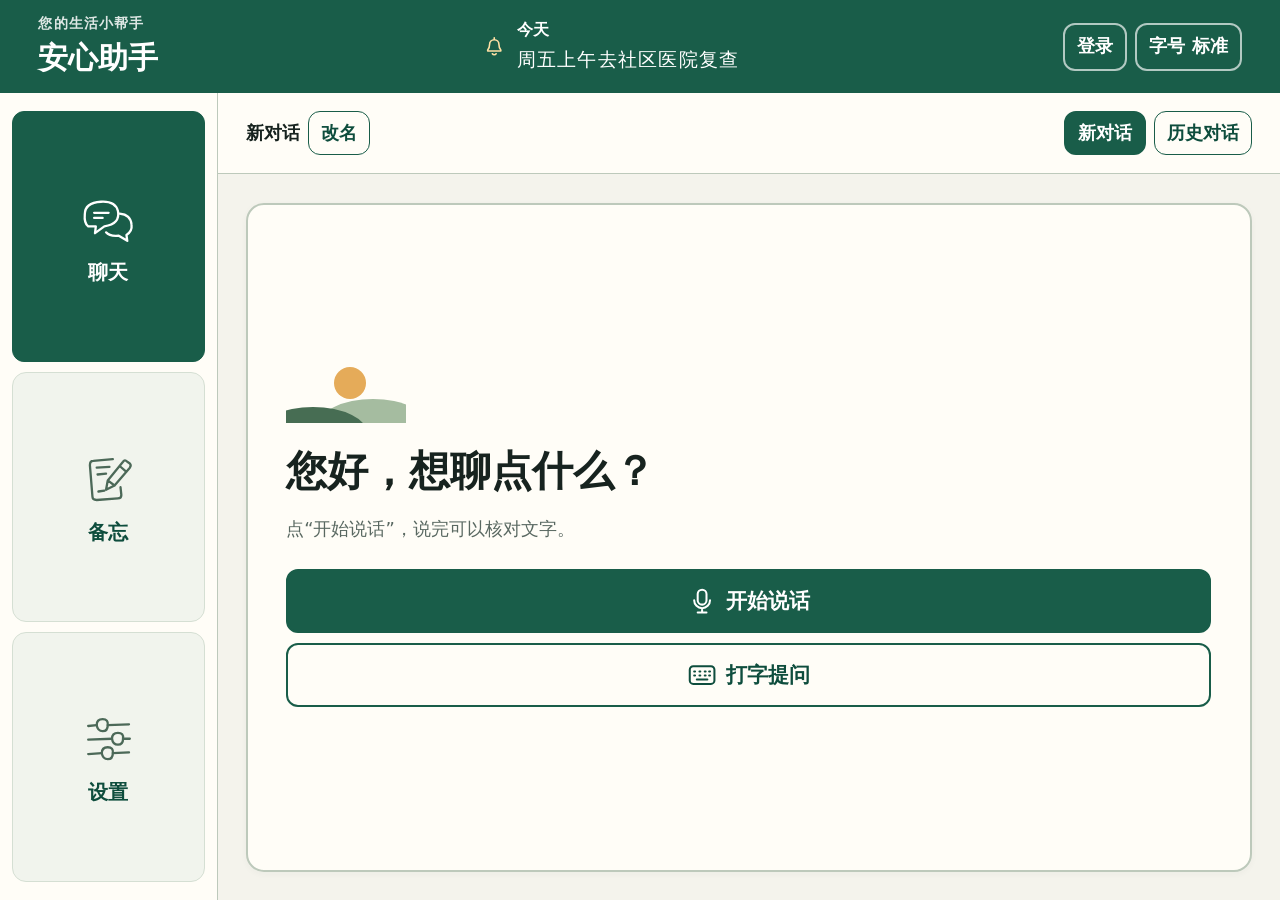
<file: 源代码/index.html>
<!doctype html>
<html lang="zh-CN">
<head>
  <meta charset="UTF-8" />
  <meta name="viewport" content="width=device-width, initial-scale=1, viewport-fit=cover" />
  <meta name="theme-color" content="#176b55" />
  <meta name="description" content="面向老年人的简洁 AI 助手前端原型" />
  <link rel="manifest" href="manifest.webmanifest" />
  <link rel="stylesheet" href="styles.css?v=23" />
  <title>安心助手</title>
</head>
<body>
  <div class="app-shell">
    <header class="topbar">
      <button type="button" id="menuToggle" class="icon-button" aria-expanded="false" aria-controls="siteNav">菜单</button>
      <div>
        <p class="eyebrow">您的生活小帮手</p>
        <h1>安心助手</h1>
      </div>

      <div id="upcomingMemo" class="upcoming-memo" role="status" aria-atomic="true">
        <svg class="reminder-bell" viewBox="0 0 24 24" aria-hidden="true" fill="none" stroke="currentColor" stroke-width="1.7" stroke-linejoin="round" stroke-linecap="round"><path d="M5 16c1.5-1.7 2-3.4 2-6a5 5 0 0 1 10 0c0 2.6.5 4.3 2 6v1H5zM10 20a2.4 2.4 0 0 0 4 0M12 3v2"/></svg>
        <div class="reminder-copy"><span id="reminderWhen">近期暂无提醒</span><strong id="reminderTask" hidden></strong></div>
      </div>
      <div class="header-actions"><button id="accountButton" class="icon-button">登录</button>
      <button id="fontButton" class="icon-button" type="button" title="点击切换标准、大、特大字号">字号 <span id="fontLevel">标准</span></button>
      </div>
    </header>

      <nav class="site-nav" id="siteNav" aria-label="主要功能">
        <button class="nav-item active" aria-current="page" data-page="chatPage"><svg class="nav-sketch" aria-hidden="true" focusable="false" viewBox="0 0 72 72" fill="none" stroke="currentColor" stroke-width="2.7" stroke-linecap="round" stroke-linejoin="round"><path d="M12 44Q7 40 8 30Q8 16 27 15Q44 14 47 26Q50 41 31 44L20 52L21 44Z"/><path d="M49 29Q62 30 63 42Q64 50 57 54L58 61L48 55Q37 56 33 51"/><path d="M19 28h17M19 34h10"/></svg>聊天</button>
        <button class="nav-item" data-page="memoPage"><svg class="nav-sketch" aria-hidden="true" focusable="false" viewBox="0 0 72 72" fill="none" stroke="currentColor" stroke-width="2.7" stroke-linecap="round" stroke-linejoin="round"><path d="M41 12L18 14Q14 14 14 19L17 56Q17 60 22 60L47 58Q51 58 51 54L50 45"/><path d="M22 22l15-1M23 30l10-1M24 50l7-1"/><path d="M35 37l18-22q2-3 5 0l3 2q2 2 0 5L43 43l-10 5Z M49 20l8 7M35 37l8 6"/></svg>备忘</button>
        <button class="nav-item" data-page="settingsPage"><svg class="nav-sketch" aria-hidden="true" focusable="false" viewBox="0 0 72 72" fill="none" stroke="currentColor" stroke-width="2.7" stroke-linecap="round" stroke-linejoin="round"><path d="M12 20l10-1m13 0 25-1M12 36l28-1m13 0h8M12 53l16-1m13 0 19-1"/><path d="M22 19q0-7 7-7t6 7q0 7-6 7t-7-7ZM40 35q0-7 7-7t6 7q0 7-6 7t-7-7ZM28 52q0-7 7-7t6 7q0 7-6 7t-7-7Z"/></svg>设置</button>
      </nav>
    <div class="page-workspace">
      <header class="page-bar" id="threadBar" data-bar-for="chatPage">
        <div class="thread-name"><strong id="threadTitle">新对话</strong>
          <button id="renameChat" class="secondary-button">改名</button></div>
        <div class="thread-actions"><button id="newChat" class="primary-button">新对话</button>
          <button id="chatHistory" class="secondary-button">历史对话</button></div>
      </header>
      <header class="page-bar" data-bar-for="memoPage" hidden>
        <h2 id="memoTitle">我的备忘</h2>
        <button id="addMemoButton" class="primary-button" type="button">新增</button>
      </header>
      <header class="page-bar" data-bar-for="settingsPage" hidden>
        <h2 id="settingsTitle">设置</h2>
      </header>
    <main id="mainContent">
      <section id="chatPage" class="page active" aria-label="聊天">
        <div id="messages" class="messages" aria-live="polite"></div>
        <button id="continueChat" type="button" aria-controls="chatComposer" aria-expanded="false" hidden>继续对话</button>
        <div id="chatComposer" class="composer-card chat-home">
          <div class="landscape" aria-hidden="true"><i></i></div>
          <div class="composer-heading">
            <h2 id="chatTitle" tabindex="-1">您好，想聊点什么？</h2>
            <button id="collapseChat" type="button" aria-label="收起继续对话" hidden>收起</button>
          </div>
          <p id="speechHint" role="status"></p>
          <div id="liveTranscript" hidden><strong>已识别文字</strong><p id="liveText"></p></div>
          <div id="draftArea" hidden>
            <label for="messageInput">您的消息</label>
            <textarea maxlength="4000" id="messageInput" rows="3"></textarea>
          </div>
          <button id="sendButton" class="primary-button" hidden>确认发送</button>
          <button id="editFailedMessage" class="secondary-button" hidden>修改文字</button>
          <button id="micButton" class="primary-button">
            <svg class="entry-icon" aria-hidden="true" viewBox="0 0 32 32" fill="none" stroke="currentColor" stroke-width="2.3" stroke-linecap="round" stroke-linejoin="round">
              <g class="mic-symbol"><rect x="11" y="3" width="10" height="17" rx="5"/><path d="M7 15a9 9 0 0 0 18 0M16 24v5M11 29h10"/></g>
              <rect class="stop-symbol" x="8" y="8" width="16" height="16" rx="3" fill="currentColor" stroke="none"/>
            </svg><span id="micLabel">开始说话</span>
          </button>
          <button id="typeButton" class="secondary-button">
            <svg class="entry-icon" aria-hidden="true" focusable="false" viewBox="0 0 32 32" fill="none" stroke="currentColor" stroke-width="2.3" stroke-linecap="round" stroke-linejoin="round">
              <rect x="2" y="6" width="28" height="20" rx="4"/>
              <path d="M7 12h1m5 0h1m5 0h1m4 0h1M7 16.5h1m5 0h1m5 0h1m4 0h1M10 21h12"/>
            </svg><span id="typeLabel">打字提问</span>
          </button>
          <button id="cancelSpeech" class="secondary-button" hidden>取消这次录音</button>
        </div>
      </section>

      <section id="memoPage" class="page" aria-labelledby="memoTitle">
        <label class="search-box">搜索备忘<input id="memoSearch" type="search" placeholder="例如：医院、买菜" /></label>
        <p id="memoSyncStatus" role="status" hidden></p>
        <button id="importGuest" type="button" class="secondary-button" hidden></button>
        <div id="memoList" class="list-stack"></div>
      </section>


      <section id="settingsPage" class="page" aria-labelledby="settingsTitle">
        <div class="settings-card">
          <div><h3>字体大小</h3><p>选择您看起来最舒服的大小。</p></div>
          <div class="segmented" role="group" aria-label="字体大小">
            <button data-font="normal" class="selected">标准</button><button data-font="large">大</button><button data-font="xlarge">特大</button>
          </div>
        </div>
        <div class="settings-card row-setting">
          <div><h3>高对比显示</h3><p>让文字和按钮更加醒目。</p></div>
          <label class="switch"><input id="contrastToggle" aria-label="高对比显示" type="checkbox" /><span></span></label>
        </div>
        <div class="settings-card row-setting">
          <div><h3>自动朗读回答</h3><p>收到回答后自动读给您听。</p></div>
          <label class="switch"><input id="autoSpeakToggle" aria-label="自动朗读回答" type="checkbox" /><span></span></label>
        </div>
      </section>
    </main>
    </div>

    <aside id="speechPlayer" class="speech-player" aria-label="朗读控制" hidden>
      <div class="speech-player-head">
        <strong id="speechStatus" role="status">正在朗读回答</strong>
        <button id="closeSpeechPlayer" class="player-close" type="button" aria-label="结束朗读">结束</button>
      </div>
      <label class="progress-label" for="speechProgress"><span>朗读位置</span><span id="speechPercent">0%</span></label>
      <input id="speechProgress" class="speech-progress" type="range" min="0" max="100" value="0" step="1" aria-label="拖动选择朗读位置" />
      <div class="speech-controls">
        <button id="pauseSpeechButton" class="primary-button" type="button">⏸ 暂停</button>
        <div class="speed-controls" role="group" aria-label="朗读速度">
          <button type="button" data-rate="0.7">慢速</button>
          <button type="button" data-rate="0.9" class="selected">正常</button>
          <button type="button" data-rate="1.2">快速</button>
        </div>
      </div>
      <p class="player-help">暂停后点击“继续”会接着读；拖动滑块可跳到想听的位置。</p>
    </aside>


  </div>

  <dialog id="renameDialog" aria-labelledby="renameTitle">
    <form id="renameForm"><h2 id="renameTitle">修改对话名称</h2>
      <label>对话名称<input id="renameInput" required maxlength="100"></label>
      <p id="renameStatus" role="status"></p>
      <div class="dialog-actions"><button id="cancelRename" type="button" class="secondary-button">取消</button>
      <button class="primary-button" type="submit">保存</button></div>
    </form>
  </dialog>
  <dialog id="historyDialog" aria-labelledby="historyTitle">
    <div class="dialog-heading"><h2 id="historyTitle">历史对话</h2><button class="secondary-button" id="closeHistory">关闭</button></div>
    <div id="threadList"></div>
    <p id="historyNotice" role="status"></p>
  </dialog>
  <dialog id="authDialog" aria-labelledby="authTitle">
    <form id="authForm">
      <h2 id="authTitle">登录安心助手</h2>
      <label>用户名<input id="username" required autocomplete="username" pattern="[A-Za-z0-9_]{3,32}" placeholder="3 至 32 位字母、数字或下划线"></label>
      <label>密码<input id="password" type="password" minlength="8" maxlength="64" required autocomplete="current-password" placeholder="至少 8 个字符"></label>
      <p id="authStatus" role="status"></p>
      <button class="primary-button" id="authSubmit">登录</button>
      <button type="button" class="secondary-button" id="authSwitch">注册新账号</button>
      <button type="button" class="secondary-button" id="authCancel">关闭</button>
    </form>
  </dialog>
  <dialog id="formDialog">
    <form method="dialog" id="dialogForm">
      <div class="dialog-heading"><h2 id="dialogTitle">新增</h2><button id="closeDialogButton" type="button" class="close-button" aria-label="关闭">×</button></div>
      <label>内容<textarea id="dialogContent" required rows="3"></textarea></label>
      <label>时间（选填）<input id="memoWhen" placeholder="例如：每天晚上八点"></label>
      <label>细节（选填）<textarea id="memoDetails" rows="2" placeholder="例如：地点、要带的东西"></textarea></label>
      <p id="memoNote" class="confirm-note" role="status">请核对内容后保存。</p>
      <div class="dialog-actions"><button id="cancelDialogButton" type="button" class="secondary-button">取消</button><button id="confirmDialog" type="submit" value="default" class="primary-button">确认保存</button></div>
    </form>
  </dialog>

  <script src="app.js?v=23"></script>
</body>
</html>
</file>
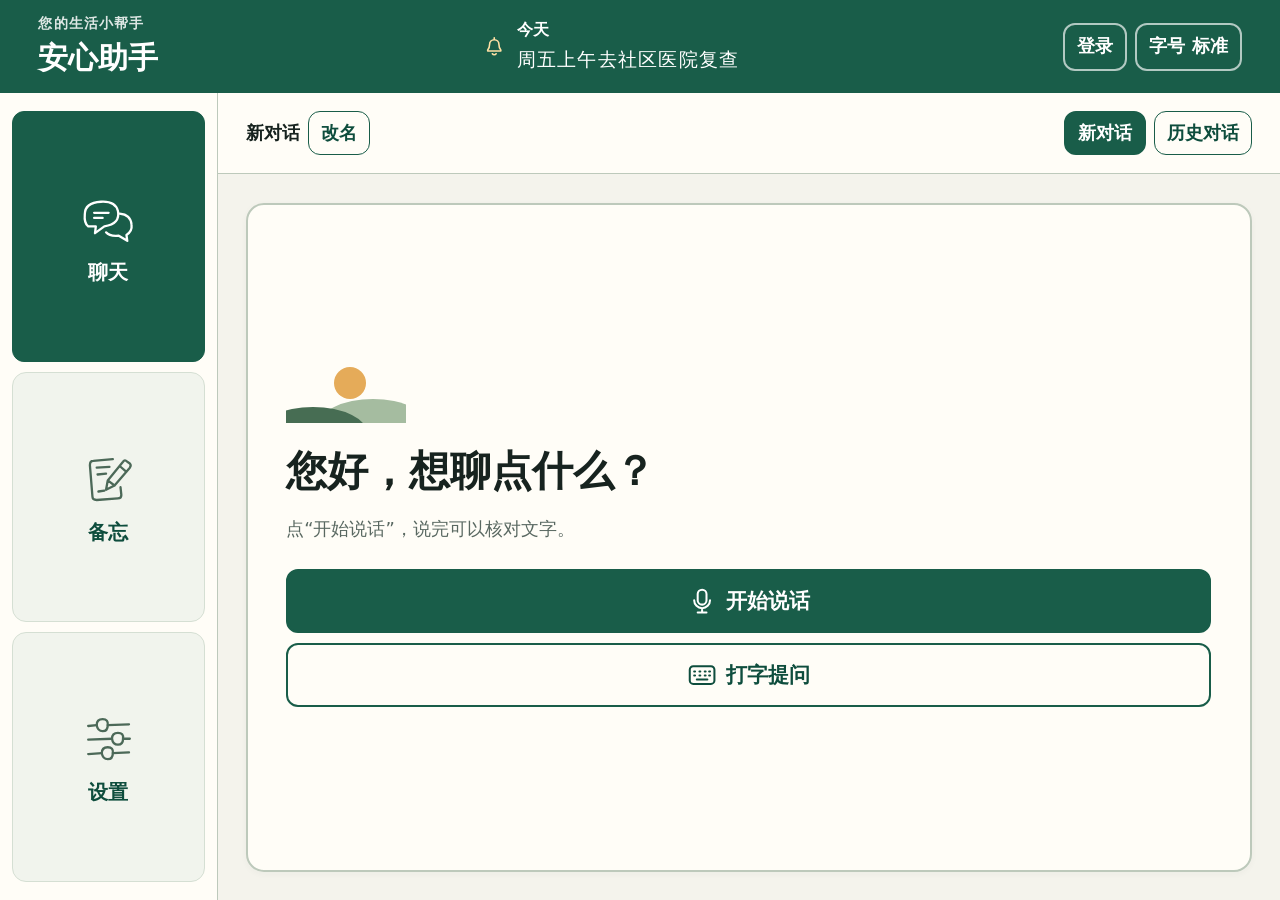
<file: 安心助手.html>
<!doctype html>
<html lang="zh-CN">
<head>
  <meta charset="UTF-8" />
  <meta name="viewport" content="width=device-width, initial-scale=1, viewport-fit=cover" />
  <meta name="theme-color" content="#176b55" />
  <meta name="description" content="面向老年人的简洁 AI 助手前端原型" />
  <style>:root { --brand:#195d49; --brand-dark:#0e4d3d; --soft:#eaf5f0; --ink:#17231f; --muted:#596861; --line:#bdc9bb; --paper:#fffdf7; --bg:#f4f3ec; --danger:#a43131; --base:18px; }
* { box-sizing:border-box; }
html { font-size:var(--base); }
body { margin:0; color:var(--ink); background:var(--bg); font-family:"Microsoft YaHei",system-ui,sans-serif; line-height:1.55; }
button,input,textarea { font:inherit; }
button { cursor:pointer; }
.app-shell {height:100vh;height:100dvh;display:flex;flex-direction:column}
#mainContent { flex:1; min-height:0; overflow-y:auto; overscroll-behavior:contain; }
.topbar { flex:none; z-index:5; display:flex; justify-content:space-between; align-items:center; padding:18px 20px 14px; color:white; background:var(--brand); }
h1,h2,h3,p { margin-top:0; } h1 { margin-bottom:0; font-size:1.65rem; } h2 { margin-bottom:8px; font-size:1.45rem; } h3 { margin-bottom:4px; }
.eyebrow { margin-bottom:1px; font-size:.8rem; font-weight:700; letter-spacing:.08em; opacity:.85; }
.icon-button,.close-button { min-height:48px; padding:8px 12px; border:2px solid #ffffffaa; border-radius:12px; color:white; background:transparent; font-weight:700; }
.topbar .icon-button {
  height:max(48px,2.1rem); padding-block:0; white-space:nowrap; line-height:1.25;
}
#fontLevel {font-size:inherit}
.page { display:none; padding:18px 16px; }.page.active { display:block; }
.welcome-card,.settings-card { display:flex; gap:14px; padding:18px; border:1px solid var(--line); border-radius:18px; background:var(--paper); box-shadow:0 5px 18px #263b3010; }
.welcome-card p,.settings-card p { margin-bottom:0; color:var(--muted); }
.avatar { display:grid; place-items:center; flex:0 0 58px; height:58px; border-radius:50%; color:white; background:var(--brand); font-weight:800; font-size:1.45rem; }
.messages { display:flex; flex-direction:column; gap:18px; padding:22px 0; }
.message { max-width:92%; }.message.user { align-self:flex-end; }.message-label { margin:0 6px 5px; color:var(--muted); font-size:.82rem; font-weight:700; }
.bubble { padding:16px; border-radius:18px 18px 18px 4px; background:var(--paper); border:1px solid var(--line); }.user .bubble { color:white; background:var(--brand); border-color:var(--brand); border-radius:18px 18px 4px 18px; }
.bubble p:last-child { margin-bottom:0; }.answer-detail { white-space:pre-wrap; overflow-wrap:anywhere; }.expand-button { width:100%; margin-top:10px; padding:10px; border:0; border-top:1px solid var(--line); color:var(--brand-dark); background:transparent; font-weight:800; }
.speak-button { margin-top:7px; min-height:44px; border:0; color:var(--brand-dark); background:transparent; font-weight:700; }
.composer-card { padding:16px; border:2px solid var(--line); border-radius:18px; background:var(--paper); }.composer-card label,label { display:block; margin-bottom:7px; font-weight:800; }
textarea,input { width:100%; padding:13px; border:2px solid #9dafA6; border-radius:12px; color:var(--ink); background:var(--paper); }.speech-hint { margin:8px 0 13px; color:var(--muted); font-size:.82rem; }
.composer-actions,.dialog-actions { display:grid; grid-template-columns:1fr 1fr; gap:10px; }.primary-button,.secondary-button { min-height:52px; padding:10px 16px; border-radius:12px; font-weight:800; }.primary-button { border:2px solid var(--brand); color:white; background:var(--brand); }.secondary-button { border:1px solid var(--brand); color:var(--brand-dark); background:var(--paper); }.compact { min-height:48px; }
.recording { color:white!important; background:var(--danger)!important; border-color:var(--danger)!important; }
.section-heading { display:flex; justify-content:space-between; align-items:center; margin-bottom:18px; }.section-heading h2 { margin:0; font-weight:700; font-size:1.65rem; line-height:1.35; }.search-box { padding:14px; border-radius:15px; background:var(--soft); }.search-box input { margin-top:7px; }
.list-stack { display:flex; flex-direction:column; gap:12px; margin-top:16px; }.list-card { padding:18px; border:1px solid var(--line); border-radius:18px; background:var(--paper); }.list-card.paused { border-style:dashed; }.list-card p { margin-bottom:5px; }.list-card small { color:var(--muted); }.empty-state { padding:30px 15px; text-align:center; color:var(--muted); }
.card-top { display:flex; justify-content:space-between; gap:12px; align-items:flex-start; }.status-badge { flex:0 0 auto; padding:4px 9px; border-radius:20px; color:var(--brand-dark); background:var(--soft); font-size:.85rem; font-weight:800; }.paused .status-badge { color:#35423c; background:#e5e9e7; }
.card-actions { display:grid; grid-template-columns:repeat(2,1fr); gap:8px; margin-top:14px; padding-top:12px; border-top:1px solid var(--line); }.card-actions.three { display:flex; flex-wrap:wrap; gap:8px; }
.card-actions.three .small-action, #addReminderButton { min-height:44px; padding:4px 14px; border-width:1px; font-size:.95rem; }.small-action { min-height:48px; padding:7px 9px; border:2px solid var(--brand); border-radius:10px; color:var(--brand-dark); background:white; font-weight:800; }.small-action.danger { color:var(--danger); border-color:#ba8683; background:#fff8f7; }.small-action:active { transform:translateY(1px); }
.settings-card { justify-content:space-between; flex-direction:column; margin-bottom:14px; }.row-setting { flex-direction:row; align-items:center; }.segmented { display:grid; grid-template-columns:repeat(3,1fr); gap:5px; }.segmented button { min-height:48px; border:1px solid var(--brand); color:var(--brand-dark); background:var(--paper); }.segmented button.selected { color:white; background:var(--brand); }
.switch {position:relative;display:grid;align-items:center;flex:none;min-height:48px;margin:0}.switch input {position:absolute;inset:0;width:100%;height:100%;margin:0;opacity:0;cursor:pointer}.switch input:focus-visible + span {outline:3px solid var(--brand-dark);outline-offset:3px}.switch span { display:block; width:62px; height:36px; padding:4px; border-radius:30px; background:#65766c; }.switch span:after { content:""; display:block; width:28px; height:28px; border-radius:50%; background:white; transition:.2s; }.switch input:checked + span { background:var(--brand); }.switch input:checked + span:after { transform:translateX(26px); }
.nav-item { min-height:56px; line-height:1.2; border:0; color:var(--muted); background:transparent; font-weight:800; }.nav-item span { display:block; font-size:1.12rem; }.nav-item.active { color:var(--brand-dark); background:var(--soft); border-radius:12px; }
.speech-player { position:fixed; left:50%; bottom:86px; z-index:20; width:min(500px,calc(100% - 20px)); padding:15px; transform:translateX(-50%); border:2px solid var(--brand); border-radius:18px; color:var(--ink); background:var(--paper); box-shadow:0 10px 34px #0c21188c; }.speech-player[hidden] { display:none; }.speech-player-head,.progress-label { display:flex; justify-content:space-between; align-items:center; gap:12px; }.speech-player-head { margin-bottom:10px; }.player-close { min-height:40px; padding:5px 12px; border:2px solid var(--line); border-radius:10px; color:var(--danger); background:white; font-weight:800; }.progress-label { margin:0; color:var(--muted); font-size:.8rem; }.speech-progress { width:100%; height:34px; margin:2px 0 9px; padding:0; border:0; accent-color:var(--brand); }.speech-controls { display:grid; grid-template-columns:1fr 1.8fr; gap:10px; }.speech-controls .primary-button { min-height:48px; }.speed-controls { display:grid; grid-template-columns:repeat(3,1fr); gap:4px; }.speed-controls button { min-height:48px; padding:5px; border:1px solid var(--brand); color:var(--brand-dark); background:var(--paper); font-weight:800; }.speed-controls button:first-child { border-radius:10px 0 0 10px; }.speed-controls button:last-child { border-radius:0 10px 10px 0; }.speed-controls button.selected { color:white; background:var(--brand); }.player-help { margin:8px 0 0; color:var(--muted); font-size:.74rem; }
dialog { width:min(460px,calc(100% - 28px)); padding:20px; border:0; border-radius:20px; color:var(--ink); background:var(--paper); } dialog::backdrop { background:#0d2119aa; }.dialog-heading { display:flex; justify-content:space-between; }.close-button { color:var(--ink); border-color:var(--line); }.dialog-actions { margin-top:16px; }.confirm-note { color:var(--muted); font-size:.88rem; }
body.high-contrast { --brand:#004c37; --brand-dark:#003526; --soft:#dff4e9; --ink:#000; --muted:#29342f; --line:#53645c; --bg:#fff; --paper:#fff; }
button:focus-visible,input:focus-visible,textarea:focus-visible { outline:4px solid #e9a527; outline-offset:2px; }

.chat-home {background:var(--paper);padding:20px;border-radius:18px}
.high-contrast .chat-home {background:var(--paper)}
.chat-home button {width:100%;min-height:60px;margin-top:10px}
.chat-home [hidden] {display:none}
.chat-home h2 {font-size:1.65rem}
#speechHint {margin:8px 0 14px}
.landscape {position:relative;overflow:hidden;width:120px;height:56px;margin-bottom:16px}
.landscape i {position:absolute;left:48px;top:0;width:32px;height:32px;border-radius:50%;background:#e5ab59}
.landscape:before,.landscape:after {content:"";position:absolute;left:32px;top:32px;width:110px;height:55px;border-radius:50%;background:#a5bca0}
.landscape:after {left:-28px;top:40px;background:#476d53}
.chat-home:has(#draftArea:not([hidden])) .landscape {display:none}

.messages:empty {display:none}
.messages:not(:empty) + .chat-home .landscape {display:none}

#continueChat {min-height:48px;padding:6px 16px;border:1px solid var(--brand);border-radius:24px;background:var(--paper);color:var(--brand-dark);font-weight:700}
#chatComposer[hidden] {display:none}

.composer-heading {display:flex;align-items:flex-start;justify-content:space-between;gap:12px}
.chat-home #collapseChat {flex:none;width:auto;min-height:48px;margin:0;padding:6px 14px;border:1px solid var(--brand);border-radius:12px;background:var(--paper);color:var(--brand-dark);font-weight:700}

.memo-draft {margin-top:8px}.memo-draft [role="status"]:empty {display:none}.memo-draft [role="status"] {overflow-wrap:anywhere}

.section-heading {gap:12px;padding:6px 0 16px;border-bottom:1px solid var(--line)}
.settings-card,.chat-home,.list-card,.search-box {box-shadow:0 2px 7px #213e3009}
.search-box {padding:16px;border:1px solid var(--line);border-radius:18px;background:var(--paper)}
.segmented {padding:4px;border-radius:14px;background:var(--soft)}
.segmented button {border-radius:10px}
.nav-item.active {box-shadow:inset 0 -3px var(--brand)}
.card-top > :first-child {min-width:0;overflow-wrap:anywhere}
button:disabled {color:var(--muted);background:var(--bg);border-color:var(--line);cursor:default}
@media (max-width:380px) {
  .page {padding:16px 12px}
  .list-card,.settings-card,.chat-home {padding:14px}
  .dialog-actions {grid-template-columns:repeat(auto-fit,minmax(min(100%,5.5rem),1fr))}
  .speech-controls {grid-template-columns:1fr}
}

#liveTranscript {padding:14px;border-radius:12px;border:1px solid var(--line);background:var(--soft)}
#liveText {margin:6px 0 0;white-space:pre-wrap;overflow-wrap:anywhere}


.app-shell {display:grid;grid-template-columns:clamp(160px,17vw,240px) minmax(0,1fr);grid-template-rows:auto minmax(0,1fr)}
.topbar {grid-column:1/-1;padding:12px clamp(16px,3vw,44px)}
#menuToggle {display:none}
.site-nav {grid-row:2;grid-column:1;display:flex;flex-direction:column;gap:10px;padding:18px 12px;background:var(--paper);border-right:1px solid var(--line);overflow:auto}
.site-nav button {flex:1 0 0;min-height:76px;text-align:center;padding:12px;border:1px solid var(--line);border-radius:14px;background:#f1f4ed;color:var(--brand-dark);font-size:1.1rem}
.site-nav .active {background:var(--brand);border-color:var(--brand);color:white;box-shadow:none}
#mainContent {grid-row:2;grid-column:2;min-width:0}
.page {padding:clamp(14px,2.2vw,32px)}
#chatPage.active {display:flex;flex-direction:column;min-height:100%;align-items:stretch}
#continueChat {align-self:flex-start}
.chat-home {padding:clamp(18px,3vw,44px)}
#messages:empty ~ .chat-home {flex:1;display:flex;flex-direction:column}
.chat-home :is(#micButton,#typeButton) {flex:none;min-height:max(60px,3rem);padding:10px 16px;border-width:2px;font-size:1rem;line-height:1.5}
#messages:empty ~ .chat-home #draftArea:not([hidden]) {flex:1;display:flex;flex-direction:column}
#messages:empty ~ .chat-home textarea {flex:1;min-height:100px}
#messages:empty ~ .chat-home #liveTranscript:not([hidden]) {flex:1}
#memoList {display:grid;grid-template-columns:repeat(auto-fit,minmax(min(100%,320px),1fr))}
.chat-home h2 {font-size:clamp(1.6rem,4vw,2.3rem)}
.speech-player {bottom:12px;max-height:80dvh;overflow:auto}
@media(max-width:680px){
 .app-shell {grid-template-columns:minmax(0,1fr)}
 .topbar {gap:8px;padding:10px 12px}
 .topbar .eyebrow {display:none}
 .topbar h1 {font-size:1.25rem}
 #menuToggle {display:block}
 #mainContent {grid-column:1}
 .site-nav {display:none}
 .site-nav.open {display:flex;z-index:4;width:min(65vw,240px);box-shadow:6px 0 16px #183e3326}
}

.site-nav .nav-item {display:flex;flex-direction:column;justify-content:center;align-items:center;gap:clamp(4px,1.2vh,12px);min-height:96px}
.nav-sketch {display:block;width:clamp(42px,6.8vh,62px);height:auto;flex:none}
.site-nav .nav-item:not(.active) {border-color:#d5dfd3}
.site-nav .nav-item:not(.active) .nav-sketch {color:#4c6958}
.high-contrast .site-nav .nav-item:not(.active) {background:var(--paper);border-color:var(--line)}
.high-contrast .site-nav .nav-item:not(.active) .nav-sketch {color:var(--ink)}
@media (hover:hover) {
  .site-nav .nav-item:not(.active):hover {background:var(--soft);border-color:var(--brand)}
}

.header-actions {display:flex;align-items:stretch;gap:8px}
#authForm {display:grid;gap:10px}
#authStatus:empty {display:none}
@media(max-width:480px){.topbar {flex-wrap:wrap}.header-actions {margin-left:auto}.header-actions button {padding:5px 8px}}

.page-bar {padding:8px 0;border-bottom:1px solid var(--line);display:flex;flex-wrap:wrap;align-items:center;justify-content:space-between;gap:12px;margin-bottom:14px}
#threadTitle {overflow-wrap:anywhere;flex:1 1 10em}
#threadList {display:grid;gap:8px}
#threadList button {text-align:left;overflow-wrap:anywhere}
#historyDialog {max-height:80dvh;overflow:auto}
#historyDialog .dialog-heading {align-items:center;gap:12px;margin-bottom:1rem}
#historyTitle {margin:0}
#closeHistory {flex:none}
#historyNotice:empty {display:none}



.page-workspace {grid-column:2;grid-row:2;display:flex;flex-direction:column;min-height:0;min-width:0}
.page-bar {flex:none;margin:0;padding:18px clamp(14px,2.2vw,32px);background:var(--paper)}
.page-bar[hidden] {display:none}
.page-bar h2 {display:flex; align-items:center; min-height:max(44px,calc(1.55rem + 14px)); margin:0; font-size:1rem; font-weight:700}
.thread-name,.thread-actions {display:flex;align-items:center;gap:8px}
.thread-name {flex:1;min-width:0}
#threadTitle {flex:0 1 auto;white-space:nowrap;overflow:hidden;text-overflow:ellipsis}
.page-bar button {min-height:44px;padding:5px 12px;white-space:nowrap}
@media(max-width:680px){.page-workspace {grid-column:1}.thread-name {flex-basis:100%}.page-bar {gap:8px;padding-block:12px}}

/* The schedule and the task share a single live region across all pages. */
.upcoming-memo {
  flex:1; min-width:0; margin:0 clamp(12px,3vw,44px); display:flex;
  align-items:center; justify-content:center; gap:.65rem; line-height:1.3;
}
.reminder-bell {flex:none; width:1.25rem; height:1.25rem; color:#ffe0a4}
.reminder-copy {min-width:0; max-width:100%; text-align:left}
#reminderWhen {display:block; font-size:.88rem; font-weight:600}
#reminderTask:not([hidden]) {
  display:block; margin-top:.26rem; font-size:1.05rem;
  font-weight:500; letter-spacing:.065em; line-height:1.5;
  overflow:hidden; white-space:nowrap; text-overflow:ellipsis;
}
.upcoming-memo:has(#reminderTask[hidden]) .reminder-bell {display:none}
.header-actions {flex:none}
@media(max-width:760px){
  .topbar {flex-wrap:wrap}
  .upcoming-memo {order:2; flex:1 0 100%; margin:0; justify-content:flex-start}
  .upcoming-memo:has(#reminderTask:not([hidden])) {border-top:1px solid #ffffff55; padding-top:.3rem}
  #reminderTask:not([hidden]) {
    display:-webkit-box; -webkit-box-orient:vertical; -webkit-line-clamp:2;
    white-space:normal; overflow-wrap:anywhere;
  }
  .header-actions {margin-left:auto}
}

.chat-home[data-mode="idle"] {justify-content:center}
.chat-home[data-mode="idle"] #speechHint {margin:4px 0 16px; color:var(--muted)}
.chat-home :is(#micButton,#typeButton) {min-height:max(64px,3.25rem); line-height:1.25}
.chat-home :is(#micButton,#typeButton):not([hidden]) {display:inline-flex; align-items:center; justify-content:center; gap:.48em}
.chat-home :is(#micButton.primary-button,#typeButton) {font-size:1.16rem}
.entry-icon {width:1.35em; height:1.35em; flex:none}
.stop-symbol, .chat-home[data-mode="listen"] .mic-symbol {display:none}
.chat-home[data-mode="listen"] .stop-symbol {display:block}
@media (max-width:680px){
  .chat-home[data-mode="idle"] .landscape {width:108px; height:52px; margin-bottom:12px}
}
.composer-heading h2 {text-wrap:balance}
@media (max-width:680px) {
  .topbar {display:grid; grid-template-columns:auto minmax(0,1fr) auto; column-gap:6px}
  .topbar h1 {font-size:1.1rem; line-height:1.25; text-wrap:balance}
  .topbar .icon-button {font-size:.88rem; padding-inline:6px}
  .header-actions {gap:5px}
  .upcoming-memo {grid-column:1/-1}
}

@media (max-width:380px) {
  .topbar {padding-inline:8px; column-gap:4px}
  .topbar .icon-button {padding-inline:4px}
  .header-actions {gap:4px}
}
</style>
  <title>安心助手</title>
</head>
<body>
  <div class="app-shell">
    <header class="topbar">
      <button type="button" id="menuToggle" class="icon-button" aria-expanded="false" aria-controls="siteNav">菜单</button>
      <div>
        <p class="eyebrow">您的生活小帮手</p>
        <h1>安心助手</h1>
      </div>

      <div id="upcomingMemo" class="upcoming-memo" role="status" aria-atomic="true">
        <svg class="reminder-bell" viewBox="0 0 24 24" aria-hidden="true" fill="none" stroke="currentColor" stroke-width="1.7" stroke-linejoin="round" stroke-linecap="round"><path d="M5 16c1.5-1.7 2-3.4 2-6a5 5 0 0 1 10 0c0 2.6.5 4.3 2 6v1H5zM10 20a2.4 2.4 0 0 0 4 0M12 3v2"/></svg>
        <div class="reminder-copy"><span id="reminderWhen">近期暂无提醒</span><strong id="reminderTask" hidden></strong></div>
      </div>
      <div class="header-actions"><button id="accountButton" class="icon-button">登录</button>
      <button id="fontButton" class="icon-button" type="button" title="点击切换标准、大、特大字号">字号 <span id="fontLevel">标准</span></button>
      </div>
    </header>

      <nav class="site-nav" id="siteNav" aria-label="主要功能">
        <button class="nav-item active" aria-current="page" data-page="chatPage"><svg class="nav-sketch" aria-hidden="true" focusable="false" viewBox="0 0 72 72" fill="none" stroke="currentColor" stroke-width="2.7" stroke-linecap="round" stroke-linejoin="round"><path d="M12 44Q7 40 8 30Q8 16 27 15Q44 14 47 26Q50 41 31 44L20 52L21 44Z"/><path d="M49 29Q62 30 63 42Q64 50 57 54L58 61L48 55Q37 56 33 51"/><path d="M19 28h17M19 34h10"/></svg>聊天</button>
        <button class="nav-item" data-page="memoPage"><svg class="nav-sketch" aria-hidden="true" focusable="false" viewBox="0 0 72 72" fill="none" stroke="currentColor" stroke-width="2.7" stroke-linecap="round" stroke-linejoin="round"><path d="M41 12L18 14Q14 14 14 19L17 56Q17 60 22 60L47 58Q51 58 51 54L50 45"/><path d="M22 22l15-1M23 30l10-1M24 50l7-1"/><path d="M35 37l18-22q2-3 5 0l3 2q2 2 0 5L43 43l-10 5Z M49 20l8 7M35 37l8 6"/></svg>备忘</button>
        <button class="nav-item" data-page="settingsPage"><svg class="nav-sketch" aria-hidden="true" focusable="false" viewBox="0 0 72 72" fill="none" stroke="currentColor" stroke-width="2.7" stroke-linecap="round" stroke-linejoin="round"><path d="M12 20l10-1m13 0 25-1M12 36l28-1m13 0h8M12 53l16-1m13 0 19-1"/><path d="M22 19q0-7 7-7t6 7q0 7-6 7t-7-7ZM40 35q0-7 7-7t6 7q0 7-6 7t-7-7ZM28 52q0-7 7-7t6 7q0 7-6 7t-7-7Z"/></svg>设置</button>
      </nav>
    <div class="page-workspace">
      <header class="page-bar" id="threadBar" data-bar-for="chatPage">
        <div class="thread-name"><strong id="threadTitle">新对话</strong>
          <button id="renameChat" class="secondary-button">改名</button></div>
        <div class="thread-actions"><button id="newChat" class="primary-button">新对话</button>
          <button id="chatHistory" class="secondary-button">历史对话</button></div>
      </header>
      <header class="page-bar" data-bar-for="memoPage" hidden>
        <h2 id="memoTitle">我的备忘</h2>
        <button id="addMemoButton" class="primary-button" type="button">新增</button>
      </header>
      <header class="page-bar" data-bar-for="settingsPage" hidden>
        <h2 id="settingsTitle">设置</h2>
      </header>
    <main id="mainContent">
      <section id="chatPage" class="page active" aria-label="聊天">
        <div id="messages" class="messages" aria-live="polite"></div>
        <button id="continueChat" type="button" aria-controls="chatComposer" aria-expanded="false" hidden>继续对话</button>
        <div id="chatComposer" class="composer-card chat-home">
          <div class="landscape" aria-hidden="true"><i></i></div>
          <div class="composer-heading">
            <h2 id="chatTitle" tabindex="-1">您好，想聊点什么？</h2>
            <button id="collapseChat" type="button" aria-label="收起继续对话" hidden>收起</button>
          </div>
          <p id="speechHint" role="status"></p>
          <div id="liveTranscript" hidden><strong>已识别文字</strong><p id="liveText"></p></div>
          <div id="draftArea" hidden>
            <label for="messageInput">您的消息</label>
            <textarea maxlength="4000" id="messageInput" rows="3"></textarea>
          </div>
          <button id="sendButton" class="primary-button" hidden>确认发送</button>
          <button id="editFailedMessage" class="secondary-button" hidden>修改文字</button>
          <button id="micButton" class="primary-button">
            <svg class="entry-icon" aria-hidden="true" viewBox="0 0 32 32" fill="none" stroke="currentColor" stroke-width="2.3" stroke-linecap="round" stroke-linejoin="round">
              <g class="mic-symbol"><rect x="11" y="3" width="10" height="17" rx="5"/><path d="M7 15a9 9 0 0 0 18 0M16 24v5M11 29h10"/></g>
              <rect class="stop-symbol" x="8" y="8" width="16" height="16" rx="3" fill="currentColor" stroke="none"/>
            </svg><span id="micLabel">开始说话</span>
          </button>
          <button id="typeButton" class="secondary-button">
            <svg class="entry-icon" aria-hidden="true" focusable="false" viewBox="0 0 32 32" fill="none" stroke="currentColor" stroke-width="2.3" stroke-linecap="round" stroke-linejoin="round">
              <rect x="2" y="6" width="28" height="20" rx="4"/>
              <path d="M7 12h1m5 0h1m5 0h1m4 0h1M7 16.5h1m5 0h1m5 0h1m4 0h1M10 21h12"/>
            </svg><span id="typeLabel">打字提问</span>
          </button>
          <button id="cancelSpeech" class="secondary-button" hidden>取消这次录音</button>
        </div>
      </section>

      <section id="memoPage" class="page" aria-labelledby="memoTitle">
        <label class="search-box">搜索备忘<input id="memoSearch" type="search" placeholder="例如：医院、买菜" /></label>
        <p id="memoSyncStatus" role="status" hidden></p>
        <button id="importGuest" type="button" class="secondary-button" hidden></button>
        <div id="memoList" class="list-stack"></div>
      </section>


      <section id="settingsPage" class="page" aria-labelledby="settingsTitle">
        <div class="settings-card">
          <div><h3>字体大小</h3><p>选择您看起来最舒服的大小。</p></div>
          <div class="segmented" role="group" aria-label="字体大小">
            <button data-font="normal" class="selected">标准</button><button data-font="large">大</button><button data-font="xlarge">特大</button>
          </div>
        </div>
        <div class="settings-card row-setting">
          <div><h3>高对比显示</h3><p>让文字和按钮更加醒目。</p></div>
          <label class="switch"><input id="contrastToggle" aria-label="高对比显示" type="checkbox" /><span></span></label>
        </div>
        <div class="settings-card row-setting">
          <div><h3>自动朗读回答</h3><p>收到回答后自动读给您听。</p></div>
          <label class="switch"><input id="autoSpeakToggle" aria-label="自动朗读回答" type="checkbox" /><span></span></label>
        </div>
      </section>
    </main>
    </div>

    <aside id="speechPlayer" class="speech-player" aria-label="朗读控制" hidden>
      <div class="speech-player-head">
        <strong id="speechStatus" role="status">正在朗读回答</strong>
        <button id="closeSpeechPlayer" class="player-close" type="button" aria-label="结束朗读">结束</button>
      </div>
      <label class="progress-label" for="speechProgress"><span>朗读位置</span><span id="speechPercent">0%</span></label>
      <input id="speechProgress" class="speech-progress" type="range" min="0" max="100" value="0" step="1" aria-label="拖动选择朗读位置" />
      <div class="speech-controls">
        <button id="pauseSpeechButton" class="primary-button" type="button">⏸ 暂停</button>
        <div class="speed-controls" role="group" aria-label="朗读速度">
          <button type="button" data-rate="0.7">慢速</button>
          <button type="button" data-rate="0.9" class="selected">正常</button>
          <button type="button" data-rate="1.2">快速</button>
        </div>
      </div>
      <p class="player-help">暂停后点击“继续”会接着读；拖动滑块可跳到想听的位置。</p>
    </aside>


  </div>

  <dialog id="renameDialog" aria-labelledby="renameTitle">
    <form id="renameForm"><h2 id="renameTitle">修改对话名称</h2>
      <label>对话名称<input id="renameInput" required maxlength="100"></label>
      <p id="renameStatus" role="status"></p>
      <div class="dialog-actions"><button id="cancelRename" type="button" class="secondary-button">取消</button>
      <button class="primary-button" type="submit">保存</button></div>
    </form>
  </dialog>
  <dialog id="historyDialog" aria-labelledby="historyTitle">
    <div class="dialog-heading"><h2 id="historyTitle">历史对话</h2><button class="secondary-button" id="closeHistory">关闭</button></div>
    <div id="threadList"></div>
    <p id="historyNotice" role="status"></p>
  </dialog>
  <dialog id="authDialog" aria-labelledby="authTitle">
    <form id="authForm">
      <h2 id="authTitle">登录安心助手</h2>
      <label>用户名<input id="username" required autocomplete="username" pattern="[A-Za-z0-9_]{3,32}" placeholder="3 至 32 位字母、数字或下划线"></label>
      <label>密码<input id="password" type="password" minlength="8" maxlength="64" required autocomplete="current-password" placeholder="至少 8 个字符"></label>
      <p id="authStatus" role="status"></p>
      <button class="primary-button" id="authSubmit">登录</button>
      <button type="button" class="secondary-button" id="authSwitch">注册新账号</button>
      <button type="button" class="secondary-button" id="authCancel">关闭</button>
    </form>
  </dialog>
  <dialog id="formDialog">
    <form method="dialog" id="dialogForm">
      <div class="dialog-heading"><h2 id="dialogTitle">新增</h2><button id="closeDialogButton" type="button" class="close-button" aria-label="关闭">×</button></div>
      <label>内容<textarea id="dialogContent" required rows="3"></textarea></label>
      <label>时间（选填）<input id="memoWhen" placeholder="例如：每天晚上八点"></label>
      <label>细节（选填）<textarea id="memoDetails" rows="2" placeholder="例如：地点、要带的东西"></textarea></label>
      <p id="memoNote" class="confirm-note" role="status">请核对内容后保存。</p>
      <div class="dialog-actions"><button id="cancelDialogButton" type="button" class="secondary-button">取消</button><button id="confirmDialog" type="submit" value="default" class="primary-button">确认保存</button></div>
    </form>
  </dialog>

  <script>const $ = (selector, root = document) => root.querySelector(selector);
const $$ = (selector, root = document) => [...root.querySelectorAll(selector)];

const storage = {
  get(key, fallback = null) {
    try { const value = localStorage.getItem(key); return value === null ? fallback : value; }
    catch (_) { return fallback; }
  },
  set(key, value) {
    try { localStorage.setItem(key, value); }
    catch (_) { /* 本地文件模式可能禁用存储，但不能影响页面交互 */ }
  }
};

function readList(key, fallback) {
  try { return JSON.parse(storage.get(key, JSON.stringify(fallback))); }
  catch (_) { return fallback; }
}

let account = null;
try { account = JSON.parse(sessionStorage.getItem('anxinSession')); } catch {}
function localMemos(key, fallback = []) {
  const rows = readList(key, fallback);
  return rows.map(item => ({...item, id: /^[A-Za-z0-9_-]{1,128}$/.test(item.id || '') ? String(item.id) : makeId()}));
}
let conversationId = null;
let historyReady = false;
const state = {
  font: storage.get('font', 'normal'),
  contrast: storage.get('contrast') === 'true',
  autoSpeak: storage.get('autoSpeak') === 'true',
  memos: account ? [] : localMemos('memos', [{text:'周五上午去社区医院复查',created:'今天 09:30'},{text:'买牛奶和降糖饼干',created:'昨天 16:20'}]),
};

function makeId() { return `${Date.now()}-${Math.random().toString(16).slice(2)}`; }


function persist() {
  storage.set('font', state.font); storage.set('contrast', state.contrast); storage.set('autoSpeak', state.autoSpeak);
}

function applySettings() {
  const sizes = { normal: '18px', large: '21px', xlarge: '24px' };
  document.documentElement.style.setProperty('--base', sizes[state.font]);
  document.body.classList.toggle('high-contrast', state.contrast);
  $('#contrastToggle').checked = state.contrast; $('#autoSpeakToggle').checked = state.autoSpeak;
  $$('.segmented button').forEach(b => b.classList.toggle('selected', b.dataset.font === state.font));
  $('#fontLevel').textContent = ({normal:'标准',large:'大',xlarge:'特大'})[state.font];
}

let chatPosition = { top: 0, anchor: null, offset: 0 };
const menuToggle = $('#menuToggle');
function setMenu(open) {
  menuToggle.setAttribute('aria-expanded', String(open));
  $('#siteNav').classList.toggle('open', open);
}
menuToggle.onclick = () => setMenu(menuToggle.getAttribute('aria-expanded') !== 'true');
document.addEventListener('keydown', event => {
  if (event.key === 'Escape' && $('#siteNav').classList.contains('open')) {
    setMenu(false);
    menuToggle.focus();
  }
});
function showPage(id) {
  if ($('#siteNav').classList.contains('open')) {
    setMenu(false);
    menuToggle.focus();
  }
  const scroller = $('#mainContent');
  const current = $('.page.active');
  if (id === 'memoPage') refreshMemos();
  if (current.id === id) return;
  if (current.id === 'chatPage') {
    const headerBottom = scroller.getBoundingClientRect().top;
    const anchor = $$('.message, #chatComposer', current).find(item => !item.hidden && item.getBoundingClientRect().bottom > headerBottom);
    chatPosition = { top: scroller.scrollTop, anchor, offset: anchor ? anchor.getBoundingClientRect().top : 0 };
    cancelRecording();
  }
  $$('[data-bar-for]').forEach(bar => { bar.hidden = bar.dataset.barFor !== id; });
  $$('.page').forEach(p => p.classList.toggle('active', p.id === id));
  $$('.nav-item').forEach(button => {
    const active = button.dataset.page === id;
    button.classList.toggle('active', active);
    if (active) button.setAttribute('aria-current', 'page');
    else button.removeAttribute('aria-current');
  });
  let top = 0;
  if (id === 'chatPage') {
    const { anchor, offset } = chatPosition;
    top = anchor && !anchor.hidden
      ? scroller.scrollTop + anchor.getBoundingClientRect().top - offset
      : chatPosition.top;
  }
  scroller.scrollTo({ top, behavior: 'instant' });
}

$$('.nav-item').forEach(button => button.addEventListener('click', () => showPage(button.dataset.page)));
$('#fontButton').addEventListener('click', () => { const order = ['normal','large','xlarge']; state.font = order[(order.indexOf(state.font)+1)%3]; persist(); applySettings(); });
$$('[data-font]').forEach(button => button.addEventListener('click', () => { state.font=button.dataset.font; persist(); applySettings(); }));
$('#contrastToggle').addEventListener('change', e => { state.contrast=e.target.checked; persist(); applySettings(); });
$('#autoSpeakToggle').addEventListener('change', e => { state.autoSpeak=e.target.checked; persist(); });

function answerText(summary, detail) {
  return [summary, detail].filter(Boolean).join(' ').trim();
}

const speechState={text:'',index:0,rate:.9,paused:false,playing:false,runId:0};
function updateSpeechPlayer() {
  const total=Math.max(1,speechState.text.length),percent=Math.min(100,Math.round(speechState.index/total*100));
  $('#speechProgress').max=total; $('#speechProgress').value=Math.min(speechState.index,total); $('#speechPercent').textContent=`${percent}%`;
  $('#pauseSpeechButton').textContent=speechState.paused ? '继续' : speechState.playing ? '暂停' : '重新朗读';
  $('#speechStatus').textContent = speechState.paused ? '朗读已暂停' : speechState.playing ? '正在朗读回答' : speechState.index === total ? '朗读完毕' : '朗读已中断';
  $$('[data-rate]').forEach(b=>b.classList.toggle('selected',Number(b.dataset.rate)===speechState.rate));
}
function speakFrom(index) {
  if(!speechState.text) return;
  const thisRun = ++speechState.runId;
  speechSynthesis.cancel();
  if (speechSynthesis.paused) speechSynthesis.resume();
  speechState.index=Math.max(0,Math.min(index,speechState.text.length-1)); speechState.paused=false; speechState.playing=true;
  const start=speechState.index,utterance=new SpeechSynthesisUtterance(speechState.text.slice(start));
  utterance.lang='zh-CN'; utterance.rate=speechState.rate;
  utterance.onboundary=e=>{if(thisRun!==speechState.runId)return;speechState.index=start+e.charIndex;updateSpeechPlayer();};
  utterance.onend=()=>{if(thisRun!==speechState.runId)return;speechState.index=speechState.text.length;speechState.playing=false;speechState.paused=false;updateSpeechPlayer();};
  utterance.onerror=()=>{if(thisRun===speechState.runId){speechState.playing=false;speechState.paused=false;updateSpeechPlayer();}};
  speechSynthesis.speak(utterance); updateSpeechPlayer();
}
function startSpeech(text) {
  if(!('speechSynthesis' in window)) return alert('当前浏览器不支持朗读，请换用最新版 Chrome。');
  speechState.text=text.trim(); speechState.index=0; $('#speechPlayer').hidden=false; speakFrom(0);
}
function stopSpeech() { speechState.runId+=1; speechSynthesis.cancel(); speechState.text=''; speechState.index=0; speechState.paused=false; speechState.playing=false; $('#speechPlayer').hidden=true; }
$('#pauseSpeechButton').addEventListener('click',()=>{
  if(!speechState.text)return;
  if(speechState.paused && !speechState.playing){speakFrom(speechState.index);}
  else if(speechState.paused){speechSynthesis.resume();speechState.paused=false;speechState.playing=true;}
  else if(speechState.playing){speechSynthesis.pause();speechState.paused=true;}
  else speakFrom(0);
  updateSpeechPlayer();
});
$('#closeSpeechPlayer').addEventListener('click',stopSpeech);
$('#speechProgress').addEventListener('input',e=>{speechState.index=Number(e.target.value);updateSpeechPlayer();});
$('#speechProgress').addEventListener('change',e=>{const position=Number(e.target.value);if(position>=speechState.text.length){speechState.index=speechState.text.length;speechState.runId++;speechState.paused=false;speechSynthesis.cancel();speechState.playing=false;updateSpeechPlayer();}else speakFrom(position);});
$$('[data-rate]').forEach(button=>button.addEventListener('click',()=>{speechState.rate=Number(button.dataset.rate);if(speechState.playing && !speechState.paused)speakFrom(speechState.index);else if(speechState.paused){speechState.runId++;speechSynthesis.cancel();speechState.playing=false;updateSpeechPlayer();}else updateSpeechPlayer();}));

function addMessage(role, summary, detail='', speakText='') {
  const article=document.createElement('article'); article.className=`message ${role}`;
  if(role==='user') article.innerHTML=`<p class="message-label">您</p><div class="bubble"><p>${escapeHtml(summary)}</p></div>`;
  else {
    const fullText = answerText(summary, detail);
    const collapsible = Boolean(detail) && fullText.length > 56;
    const detailId = 'detail-' + makeId();
    article.innerHTML = `<p class="message-label">安心助手</p>
      <div class="bubble answer-card">
        <p class="answer-summary">${escapeHtml(summary)}</p>
        ${detail ? `<p id="${detailId}" class="answer-detail" ${collapsible ? 'hidden' : ''}>${escapeHtml(detail)}</p>` : ''}
        ${collapsible ? `<button class="expand-button" aria-controls="${detailId}" aria-expanded="false">展开全文</button>` : ''}
      </div>
      <button class="speak-button" type="button">听完整回答</button>`;
    const toggle = article.querySelector('.expand-button');
    if (toggle) toggle.onclick = () => {
      const content = article.querySelector('.answer-detail');
      content.hidden = !content.hidden;
      toggle.setAttribute('aria-expanded', String(!content.hidden));
      toggle.textContent = content.hidden ? '展开全文' : '收起全文';
    };
    article.querySelector('.speak-button').onclick = () => startSpeech(speakText || fullText);
  }
  $('#messages').append(article); if ($('#chatPage').classList.contains('active') && document.activeElement !== input) article.scrollIntoView({behavior:'smooth',block:'center'});
}

function escapeHtml(value) { const d=document.createElement('div'); d.textContent=value; return d.innerHTML; }
function suggestMemo(text) {
  const command = /^(?:请)?(?:帮我|给我|替我)?(?:记一下|记下来|记下|记住|记一条备忘|新增备忘|添加备忘|备忘录?|提醒我|提醒一下)[，,：:\s]*/;
  const explicit = command.test(text);
  const content = text.replace(command, '').trim();
  const timePattern = /(?:每天|每日|每晚|每早|每周[一二三四五六日天]?|今天|明天|后天|(?:下周|周|星期)[一二三四五六日天]|下周|今晚|明早|早上|上午|中午|下午|晚上|凌晨|[零〇一二两三四五六七八九十\d]+(?:点|时)(?:半|一刻|三刻|[零一二三四五六七八九十\d]+分?)?|\d{1,2}[:：]\d{2})+/;
  const when = content.match(timePattern)?.[0] || '';
  if (!explicit) {
    if (/[？?]|吗|怎么|为什么|是不是|要不要|能不能|几点|不要提醒|不用提醒|不需要提醒|不用记|不要记|不用去|不去|取消/.test(text)) return null;
    if (!/提醒我/.test(content) && !(when && /吃药|服药|要去|要带|记得|开会|复查|买|预约|接孩子|取快递|去.{1,20}/.test(content))) return null;
  }
  const task = content.replace(when, '').replace(/^[，,\s]*(?:请)?(?:提醒我)?(?:我)?(?:都)?(?:需要|要)?/, '').trim();
  return {text:task || content, when, details:''};
}

async function api(path, body, method = body === undefined ? 'GET' : 'POST') {
  const session = account;
  const headers = {};
  if (account) headers.Authorization = 'Bearer ' + account.accessToken;
  if (body !== undefined) headers['Content-Type'] = 'application/json';
  const response = await fetch('/api/' + path, {
    method, cache:'no-store', headers, body: JSON.stringify(body)
  });
  if (response.status === 204) return;
  const data = await response.json().catch(error => {
    if (response.ok) throw error;
    return {};
  });
  if (!response.ok) {
    if (response.status === 401 && session && account === session) changeAccount(null);
    throw Object.assign(new Error(data.message || '请求失败，请稍后重试。'), {status:response.status});
  }
  return data;
}

function changeAccount(next) {
  pendingSend = null;
  cancelRecording();
  if (!$('#speechPlayer').hidden) stopSpeech();
  $('#threadTitle').textContent = '新对话';
  account = next;
  if (next) sessionStorage.setItem('anxinSession', JSON.stringify(next));
  else sessionStorage.removeItem('anxinSession');
  conversationId = null;
  historyReady = false;
  state.memos = next ? [] : localMemos('memos');
  resetMemoSync();
  $('#messages').replaceChildren();
  $('#memoSearch').value = '';
  $('#accountButton').textContent = next ? '退出登录' : '登录';
  $('#continueChat').hidden = true;
  $('#chatComposer').hidden = false;
  $('#collapseChat').hidden = true;
  updateComposer(input.value ? 'type' : 'idle');
  renderLists();
}

function rememberThread(id, title) {
  conversationId = id;
  $('#threadTitle').textContent = title || '新对话';
  if (account) sessionStorage.setItem('thread:' + account.user.id, JSON.stringify({id, title}));
}

async function restoreHistory() {
  const saved = JSON.parse(sessionStorage.getItem('thread:' + account.user.id) || 'null');
  const thread = saved || (await api('conversations?size=1')).items[0] || {};
  await loadThread(thread);
}

async function loadThread(thread, switching = false) {
  const rows = [];
  if (thread.id) {
    let page = 0;
    let result;
    do {
      result = await api('conversations/' + thread.id + '/messages?size=100&page=' + page++);
      rows.push(...result.items);
    } while (page < result.totalPages);
  }
  if (switching) resetThreadView();
  rememberThread(thread.id || null, thread.title);
  $('#messages').replaceChildren();
  for (const row of rows) addMessage(row.role, row.content, row.followUp || '', row.speakText);
  historyReady = true;
  if (rows.length && !input.value) collapseComposer();
}

function resetThreadView() {
  pendingSend = null;
  cancelRecording();
  if (!$('#speechPlayer').hidden) stopSpeech();
  input.value = '';
  $('#messages').replaceChildren();
  $('#continueChat').hidden = true;
  $('#chatComposer').hidden = false;
  $('#collapseChat').hidden = true;
  updateComposer('idle');
  $('#mainContent').scrollTop = 0;
}

function canLeaveDraft() {
  return (!input.value.trim() && !recognition) || confirm('离开后将清空未发送的输入，继续吗？');
}
$('#newChat').onclick = () => {
  if (waiting || !canLeaveDraft()) return;
  showPage('chatPage');
  resetThreadView();
  rememberThread(null, '新对话');
  historyReady = true;
};
$('#renameChat').onclick = () => {
  if (waiting) return;
  if (!account) return openLogin();
  $('#renameStatus').textContent = '';
  $('#renameInput').value = $('#threadTitle').textContent;
  $('#renameDialog').showModal();
  $('#renameInput').select();
};
$('#cancelRename').onclick = () => $('#renameDialog').close();
$('#renameForm').onsubmit = async event => {
  event.preventDefault();
  const title = $('#renameInput').value.trim();
  if (!title) { $('#renameStatus').textContent = '请输入名称。'; return; }
  if (waiting) return;
  waiting = true;
  try {
    const path = conversationId ? 'conversations/' + conversationId + '/title' : 'conversations';
    const updated = await api(path, {title});
    rememberThread(updated.id, updated.title);
    historyReady = true;
    $('#renameDialog').close();
  } catch (error) { $('#renameStatus').textContent = error.message; }
  finally { waiting = false; }
};
$('#closeHistory').onclick = () => $('#historyDialog').close();
$('#chatHistory').onclick = async () => {
  if (waiting) return;
  showPage('chatPage');
  if (!account) return openLogin();
  const dialog = $('#historyDialog');
  const list = $('#threadList');
  const notice = $('#historyNotice');
  list.replaceChildren();
  notice.textContent = '正在读取…';
  dialog.showModal();
  waiting = true;
  try {
    let page = 0;
    let result;
    do {
      result = await api('conversations?size=100&page=' + page++);
      for (const thread of result.items) {
        const button = document.createElement('button');
        button.className = 'secondary-button';
        button.textContent = thread.title + ' · ' + new Date(thread.updatedAt).toLocaleDateString('zh-CN');
        button.onclick = async () => {
          if (waiting || !canLeaveDraft()) return;
          waiting = true;
          try { await loadThread(thread, true); dialog.close(); }
          catch (error) { notice.textContent = error.message; }
          finally { waiting = false; }
        };
        list.append(button);
      }
    } while (page < result.totalPages);
    notice.textContent = list.childElementCount ? '' : '还没有历史对话。';
  } catch (error) { notice.textContent = error.message; }
  finally { waiting = false; }
};

let registering = false;
function openLogin() {
  if (location.protocol === 'file:') {
    alert('请通过后端服务的网址打开网站，再登录聊天。');
    return;
  }
  $('#authStatus').textContent = '';
  $('#authDialog').showModal();
}
$('#authSwitch').onclick = () => {
  registering = !registering;
  $('#authTitle').textContent = registering ? '注册安心助手' : '登录安心助手';
  $('#authSubmit').textContent = registering ? '注册并登录' : '登录';
  $('#authSwitch').textContent = registering ? '已有账号，去登录' : '注册新账号';
  $('#password').autocomplete = registering ? 'new-password' : 'current-password';
  $('#authStatus').textContent = '';
};
$('#authCancel').onclick = () => $('#authDialog').close();
$('#authDialog').onclose = () => { $('#password').value = ''; };
$('#accountButton').onclick = async () => {
  if (!account) return openLogin();
  if (waiting || !confirm('要退出当前账号吗？')) return;
  try {
    await api('auth/logout', {});
    input.value = '';
    changeAccount(null);
  } catch (error) { alert(error.message); }
};
$('#authForm').onsubmit = async event => {
  event.preventDefault();
  if (waiting) return;
  waiting = true;
  $('#authSubmit').disabled = true;
  const credentials = {username:$('#username').value.trim(), password:$('#password').value};
  try {
    if (registering) await api('auth/register', credentials);
    changeAccount(await api('auth/login', credentials));
    $('#authDialog').close();
    await restoreHistory();
  } catch (error) {
    if ($('#authDialog').open) $('#authStatus').textContent = error.message;
    else $('#speechHint').textContent = error.message;
  } finally {
    waiting = false;
    $('#authSubmit').disabled = false;
    $('#sendButton').disabled = !input.value.trim();
  }
};

const input = $('#messageInput');
let mode = 'idle';
let recognition = null;
let returnMode = 'idle';
let waiting = false;
let pendingSend = null;

function updateComposer(next, hint) {
  mode = next;
  $('#chatComposer').dataset.mode = next;
  const sendFailed = next === 'sendFailed';
  const editing = next === 'review' || next === 'type' || sendFailed;
  const continuing = $('#messages').childElementCount > 0;
  $('#chatTitle').textContent = {sendFailed:'还没收到回复',retry:'再试一次？',idle:'您好，想聊点什么？',listen:'正在听您说话…',review:'看看这句话，对吗？',type:continuing ? '继续对话' : '您想说什么？'}[next];
  $('#speechHint').textContent = hint || {idle:'点“开始说话”，说完可以核对文字。',listen:'说完后，点“说好了”核对文字。',review:'点文字可以修改，确认后再发送。',type:'写好后，点下面的按钮发送。'}[next];
  $('#liveTranscript').hidden = next !== 'listen';
  $('#draftArea').hidden = !editing;
  $('#sendButton').hidden = !editing;
  $('#sendButton').textContent = sendFailed ? '再试一次' : '确认发送';
  $('#editFailedMessage').hidden = !sendFailed;
  $('#micButton').hidden = sendFailed;
  $('#sendButton').disabled = waiting || !input.value.trim();
  $('#typeButton').hidden = next !== 'idle' && next !== 'retry';
  $('#typeLabel').textContent = next === 'retry' ? '改用打字' : '打字提问';
  $('#cancelSpeech').hidden = next !== 'listen';
  $('#micLabel').textContent = next === 'retry' ? '再说一次' : editing ? '继续说' : next === 'listen' ? '说好了' : '开始说话';
  $('#micButton').className = editing ? 'secondary-button' : 'primary-button';
}
input.addEventListener('input', () => {
  if (mode === 'sendFailed') updateComposer('type');
  $('#sendButton').disabled = waiting || !input.value.trim();
});
$('#editFailedMessage').onclick = () => { updateComposer('type'); input.focus(); };
$('#typeButton').onclick = () => { updateComposer('type'); input.focus(); };
function collapseComposer() {
  cancelRecording();
  $('#chatComposer').hidden = true;
  $('#continueChat').hidden = false;
  $('#continueChat').setAttribute('aria-expanded', 'false');
  $('#continueChat').focus({preventScroll:true});
}
$('#collapseChat').onclick = collapseComposer;
$('#continueChat').onclick = () => {
  $('#collapseChat').hidden = false;
  $('#chatComposer').hidden = false;
  $('#continueChat').setAttribute('aria-expanded', 'true');
  $('#continueChat').hidden = true;
  updateComposer('type');
  input.focus();
};
$('#sendButton').onclick = async () => {
  const text = input.value.trim();
  if (!text || waiting) return;
  if (!account) return openLogin();
  const session = account;
  const source = mode === 'review' ? 'speech' : 'text';
  waiting = true;
  input.readOnly = true;
  $('#micButton').disabled = true;
  $('#editFailedMessage').hidden = true;
  $('#sendButton').disabled = true;
  $('#sendButton').textContent = '请稍候';
  $('#collapseChat').disabled = true;
  $('#speechHint').textContent = '正在发送，请稍候…';
  const slowNotice = setTimeout(() => {
    if (session === account) $('#speechHint').textContent = '回复需要一点时间，请稍等。';
  }, 8000);
  const proposal = suggestMemo(text);
  let result;
  try {
    if (!historyReady) await restoreHistory();
    if (!conversationId) {
      const thread = await api('conversations', {});
      rememberThread(thread.id, thread.title);
    }
    if (!pendingSend || pendingSend.thread !== conversationId || pendingSend.text !== text) {
      pendingSend = {thread:conversationId, text, source, id:makeId()};
    }
    const endpoint = proposal ? 'memo-suggestions' : 'messages';
    $('#speechHint').textContent = '正在等安心助手回复…';
    result = await api('conversations/' + conversationId + '/' + endpoint, {
      content:text, inputSource:pendingSend.source, clientMessageId:pendingSend.id
    });
  } catch (error) {
    const reason = error.status ? error.message : '暂时没有收到服务器的回复，请检查网络后再试。';
    updateComposer('sendFailed', reason + ' 您的文字已保留。');
    return;
  } finally {
    clearTimeout(slowNotice);
    waiting = false;
    input.readOnly = false;
    $('#micButton').disabled = false;
    $('#collapseChat').disabled = false;
    $('#sendButton').disabled = !input.value.trim();
  }
  if (session !== account) return;
  pendingSend = null;
  addMessage('user', text);
  if ($('#threadTitle').textContent === '新对话') rememberThread(conversationId, Array.from(text).slice(0,40).join(''));
  addMessage('assistant', result.reply, result.followUp || '', result.speakText);
  input.value = '';
  collapseComposer();
  if (proposal) openDialog(null, proposal, $('#messages').lastElementChild);
  if (state.autoSpeak) startSpeech(result.speakText || answerText(result.reply, result.followUp));
};

function cancelRecording() {
  if (!recognition) return;
  const session = recognition;
  recognition = null;
  session.abort();
  updateComposer(returnMode);
}
$('#cancelSpeech').onclick = cancelRecording;
$('#micButton').onclick = () => {
  if (recognition) { recognition.stop(); return; }
  const Engine = window.SpeechRecognition || window.webkitSpeechRecognition;
  if (!Engine) {
    updateComposer('type', '当前浏览器无法识别语音，您可以在下方打字。');
    input.focus();
    return;
  }
  returnMode = mode;
  const session = new Engine();
  recognition = session;
  let words = '';
  session.lang = 'zh-CN';
  session.interimResults = true;
  session.onresult = event => {
    if (recognition !== session) return;
    words = Array.from(event.results, item => item[0].transcript).join('').trim();
    $('#liveText').textContent = input.value + words || '等待识别文字…';
  };
  function failed(message) {
    if (recognition !== session) return;
    recognition = null;
    updateComposer('retry', message);
  }
  session.onerror = event => failed(event.error === 'not-allowed' ? '未获得麦克风权限，您可以打字，或允许使用麦克风后再试。' : '这次没有识别成功，您可以再试一次或打字。');
  session.onend = () => {
    if (recognition !== session) return;
    recognition = null;
    if (words) input.value += words;
    updateComposer(words ? 'review' : 'retry', words ? '' : '没有听清，请再试一次或打字。');
  };
  $('#liveText').textContent = input.value || '等待识别文字…';
  updateComposer('listen');
  try { session.start(); } catch { failed('麦克风暂时无法使用，您可以在下方打字。'); }
};
updateComposer('idle');

function clockNumber(value) {
  if (!value) return 0;
  if (/^\d+$/.test(value)) return Number(value);
  const digits = '零一二三四五六七八九';
  value = value.replace(/两/g,'二').replace(/〇/g,'零');
  if (value.includes('十')) {
    const [tens, ones] = value.split('十');
    return (tens ? digits.indexOf(tens) : 1) * 10 + (ones ? digits.indexOf(ones) : 0);
  }
  return Number([...value].map(c => digits.indexOf(c)).join(''));
}

function nextMemoTime(memo, now) {
  const value = memo.when || memo.text || '';
  const clock = value.match(/([零〇一二两三四五六七八九十\d]+)(?:[:：](\d{2})|[点时](半|一刻|三刻|[零〇一二三四五六七八九十\d]+分?)?)/);
  const week = value.match(/(每|下|本|这)?(?:周|星期)([一二三四五六日天])/);
  const relative = value.match(/今天|今日|今晚|明天|明早|后天/);
  const date = value.match(/(?:(\d{4})[-年/])?(\d{1,2})[-月/](\d{1,2})(?:日|号)?/);
  const daily = /每[天日早晚]/.test(value);
  if (!(clock || week || relative || date || daily)) return null;
  const anchor = new Date(memo.scheduleAnchor || memo.created);
  const base = Number.isNaN(anchor.getTime()) ? now : anchor;
  const day = new Date(base);
  let repeat = 0;
  if (date) {
    day.setFullYear(Number(date[1] || base.getFullYear()), Number(date[2])-1, Number(date[3]));
    if (day.getMonth() !== Number(date[2])-1 || day.getDate() !== Number(date[3])) return null;
  } else if (week) {
    if (week[1] === '每') { day.setTime(now.getTime()); repeat=7; }
    const target = ('一二三四五六日'.indexOf(week[2].replace('天','日')) + 1);
    const delta = target - (day.getDay() || 7);
    day.setDate(day.getDate() + (week[1] === '下' ? delta+7 : /^(本|这)$/.test(week[1]) ? delta : (delta+7)%7));
  } else if (relative) {
    day.setDate(day.getDate() + (/明/.test(relative[0]) ? 1 : relative[0]==='后天' ? 2 : 0));
  } else if (daily) {
    day.setTime(now.getTime()); repeat=1;
  }
  let hour = clockNumber(clock?.[1]);
  const minutes = clock?.[2] || clock?.[3] || '';
  const minute = ({半:30,一刻:15,三刻:45})[minutes] ?? clockNumber(minutes.replace('分',''));
  if (hour>23 || minute>59) return null;
  if (hour<12 && /下午|傍晚|晚上|今晚|每晚/.test(value)) hour+=12;
  if (hour>0 && hour<11 && /中午/.test(value)) hour+=12;
  if (hour===12 && /凌晨/.test(value)) hour=0;
  day.setHours(hour,minute,0,0);
  const threshold = new Date(now);
  if (!clock) threshold.setHours(0,0,0,0);
  else threshold.setSeconds(0,0);
  if (day < threshold && repeat) day.setDate(day.getDate()+repeat);
  if (day < threshold) return null;
  return {day, hasClock:Boolean(clock)};
}

function renderUpcomingMemo() {
  const now = new Date();
  let first;
  for (const memo of state.memos) {
    const occurrence = nextMemoTime(memo,now);
    if (occurrence && (!first || occurrence.day < first.day)) first = {...occurrence,memo};
  }
  const banner = $('#upcomingMemo');
  let when = '近期暂无提醒';
  let task = '';
  if (first) {
    const {day, hasClock, memo} = first;
    when = day.toDateString() === now.toDateString() ? '今天'
      : day.toLocaleDateString('zh-CN', {month:'long', day:'numeric', weekday:'short'});
    if (hasClock) {
      const time = day.toLocaleTimeString('zh-CN', {hour:'numeric', minute:'2-digit', hourCycle:'h12'});
      when += ' ' + time;
    }
    task = memo.text;
  }
  const dateLine = $('#reminderWhen');
  const taskLine = $('#reminderTask');
  if (dateLine.textContent !== when) dateLine.textContent = when;
  if (taskLine.textContent !== task) taskLine.textContent = task;
  taskLine.hidden = !task;
  banner.title = task ? when + ' · ' + task : when;
}
setInterval(renderUpcomingMemo, 30000);
document.addEventListener('visibilitychange', () => {
  if (!document.hidden) { renderUpcomingMemo(); refreshMemos(); }
});
window.addEventListener('focus', () => refreshMemos());
window.addEventListener('online', () => refreshMemos());

let memoSequence = 0;
let loadingMemos = null;

function syncStatus(message = '') {
  $('#memoSyncStatus').textContent = message;
  $('#memoSyncStatus').hidden = !message;
}
function updateGuestImport() {
  const count = account ? readList('memos', []).length : 0;
  const button = $('#importGuest');
  button.hidden = !count;
  button.textContent = '导入本机未登录时的备忘（' + count + ' 条）';
}
function resetMemoSync() {
  memoSequence++;
  loadingMemos = null;
  syncStatus();
  updateGuestImport();
  if (account) refreshMemos();
}
function isoTime(value, fallback) {
  const time = new Date(value);
  return Number.isNaN(time.getTime()) ? fallback : time.toISOString();
}
async function migrateMemos(key, session) {
  const raw = localStorage.getItem(key);
  if (!raw) return;
  const rows = JSON.parse(raw);
  // Write missing IDs before the first request so an interrupted import can be replayed.
  for (const item of rows) {
    if (!/^[A-Za-z0-9_-]{1,128}$/.test(item.id || '')) item.id = makeId();
  }
  localStorage.setItem(key, JSON.stringify(rows));
  for (const item of rows) {
    if (account !== session) return;
    const created = isoTime(item.created, new Date().toISOString());
    const fields = {text:item.text, when:item.when || '', details:item.details || '',
      scheduleAnchor:isoTime(item.scheduleAnchor || item.created, created)};
    try {
      await api('memos', {id:item.id, created, fields});
    } catch (error) {
      if (error.status !== 410) throw error;
    }
    // Re-read the key to preserve other entries added during this request.
    const remaining = JSON.parse(localStorage.getItem(key) || '[]').filter(row => row.id !== item.id);
    if (remaining.length) localStorage.setItem(key, JSON.stringify(remaining));
    else localStorage.removeItem(key);
  }
}
function refreshMemos() {
  if (!account || loadingMemos) return loadingMemos;
  const session = account;
  const seq = ++memoSequence;
  loadingMemos = (async () => {
    try {
      let migrationNotice = '';
      try { await migrateMemos('memos:' + session.user.id, session); }
      catch { migrationNotice = '部分旧备忘尚未导入，原记录仍在本机。重新打开备忘页可重试。'; }
      if (account !== session) return;
      const rows = await api('memos');
      if (seq !== memoSequence) return;
      state.memos = rows;
      renderLists();
      syncStatus(migrationNotice);
    } catch (error) {
      if (seq === memoSequence) syncStatus('备忘同步未完成。请检查网络，重新打开备忘页再试。');
    } finally {
      if (seq === memoSequence) loadingMemos = null;
    }
  })();
  return loadingMemos;
}
function applyMemoChange(rows) {
  // Ignore reads started before this write was acknowledged.
  memoSequence++;
  loadingMemos = null;
  state.memos = rows;
  renderLists();
  if (account) refreshMemos();
}
$('#importGuest').onclick = async () => {
  const session = account;
  if (!session || !confirm('把本机未登录时的备忘移入账号“' + session.user.username + '”吗？')) return;
  const button = $('#importGuest');
  button.disabled = true;
  try {
    await migrateMemos('memos', session);
    if (session === account) { await loadingMemos; await refreshMemos(); }
  } catch {
    if (session === account) syncStatus('导入未完成，请再点一次导入。');
  } finally {
    updateGuestImport();
    button.disabled = false;
  }
};

function renderLists() {
  renderUpcomingMemo();
  const query=$('#memoSearch').value.trim().toLowerCase();
  const memos=state.memos.filter(m=>[m.text,m.when,m.details].filter(Boolean).join(' ').toLowerCase().includes(query));
  $('#memoList').innerHTML=memos.length?memos.map(m=>`<article class="list-card"><div class="card-top"><div><p>${escapeHtml(m.text)}</p>${m.when ? `<p>时间：${escapeHtml(m.when)}</p>` : ''}${m.details ? `<p>细节：${escapeHtml(m.details)}</p>` : ''}<small>保存于 ${escapeHtml(m.revision ? new Date(m.created).toLocaleString('zh-CN') : m.created)}</small></div><span class="status-badge">备忘</span></div><div class="card-actions"><button class="small-action" data-action="edit-memo" data-id="${m.id}">编辑</button><button class="small-action danger" data-action="delete-memo" data-id="${m.id}">删除</button></div></article>`).join(''):'<p class="empty-state">没有找到相关备忘</p>';
}
$('#memoSearch').addEventListener('input',renderLists);

let originalMemo;
let draftId;
let draftOwner;
let savingMemo = false;
let suggestionArticle = null;
function openDialog(item = null, proposal = null, article = null) {
  const value = item || proposal || {};
  originalMemo = item;
  draftId = item?.id || makeId();
  draftOwner = account?.user.id;
  suggestionArticle = article;
  $('#dialogTitle').textContent = proposal ? '是否记入备忘？' : item ? '编辑备忘' : '新增备忘';
  $('#confirmDialog').textContent = proposal ? '是，记入备忘' : '保存';
  $('#cancelDialogButton').textContent = proposal ? '否，暂不记录' : '取消';
  $('#dialogContent').value = value.text || '';
  $('#memoWhen').value = value.when || '';
  $('#memoDetails').value = value.details || '';
  $('#memoNote').textContent = account ? '保存后，在其他设备登录同一账号也能查看。' : '这条备忘将保存在当前浏览器。';
  $('#formDialog').showModal();
}
$('#addMemoButton').onclick = () => openDialog();
function closeDialog(saved = false) {
  if (savingMemo) return;
  if (suggestionArticle) {
    const status = document.createElement('p');
    status.textContent = saved === true ? '已存入备忘' : '这次没有记录';
    suggestionArticle.append(status);
    suggestionArticle = null;
  }
  $('#dialogForm').reset();
  originalMemo = null;
  $('#formDialog').close();
}
$('#closeDialogButton').onclick = () => closeDialog();
$('#cancelDialogButton').onclick = () => closeDialog();
$('#formDialog').oncancel = event => { event.preventDefault(); closeDialog(); };
$('#dialogForm').onsubmit = async event => {
  event.preventDefault();
  if (!$('#formDialog').open || savingMemo) return;
  if (account?.user.id !== draftOwner) {
    $('#memoNote').textContent = '请先登录原账号，再保存这份草稿。';
    openLogin();
    return;
  }
  const fields = {text:$('#dialogContent').value.trim(), when:$('#memoWhen').value.trim(), details:$('#memoDetails').value.trim()};
  if (!fields.text) return $('#dialogContent').focus();
  const now = new Date().toISOString();
  const previousTime = originalMemo && (originalMemo.when || originalMemo.text);
  fields.scheduleAnchor = previousTime === (fields.when || fields.text)
    ? isoTime(originalMemo.scheduleAnchor || originalMemo.created, now) : now;
  const session = account;
  savingMemo = true;
  $('#confirmDialog').disabled = true;
  try {
    let saved;
    if (!session) {
      saved = {...fields, id:draftId, created:originalMemo?.created || new Date().toLocaleString('zh-CN')};
    } else if (originalMemo) {
      saved = await api('memos/' + draftId, {revision:originalMemo.revision, fields}, 'PUT');
    } else {
      saved = await api('memos', {id:draftId, created:now, fields});
    }
    if (account !== session) return;
    const rows = originalMemo ? state.memos.map(m => m.id === draftId ? saved : m)
      : [saved, ...state.memos.filter(m => m.id !== draftId)];
    if (!session) localStorage.setItem('memos', JSON.stringify(rows));
    applyMemoChange(rows);
    savingMemo = false;
    closeDialog(true);
  } catch (error) {
    $('#memoNote').textContent = (error.status ? error.message : '保存失败，请检查网络后再试。') + ' 您填写的内容已保留。';
    if (error.status === 409 || error.status === 404) refreshMemos();
  } finally {
    savingMemo = false;
    $('#confirmDialog').disabled = false;
  }
};

async function handleListAction(event) {
  const button = event.target.closest('[data-action]');
  if (!button) return;
  const memo = state.memos.find(m => m.id === button.dataset.id);
  if (!memo) return;
  if (button.dataset.action === 'edit-memo') return openDialog(memo);
  if (!confirm('确定删除这条备忘吗？删除后无法恢复。')) return;
  const session = account;
  button.disabled = true;
  try {
    if (session) await api('memos/' + memo.id + '?revision=' + memo.revision, undefined, 'DELETE');
    if (account !== session) return;
    const remaining = state.memos.filter(m => m.id !== memo.id);
    if (!session) localStorage.setItem('memos', JSON.stringify(remaining));
    applyMemoChange(remaining);
  } catch (error) {
    if (session === account) {
      await refreshMemos();
      syncStatus(error.status ? error.message : '删除失败，请检查网络后重试。');
    }
  } finally { button.disabled = false; }
}
$('#memoList').addEventListener('click',handleListAction);

applySettings(); renderLists(); resetMemoSync();
if (account) {
  $('#accountButton').textContent = '退出登录';
  waiting = true;
  restoreHistory().catch(error => { $('#speechHint').textContent = error.message; })
    .finally(() => { waiting = false; $('#sendButton').disabled = !input.value.trim(); });
}
</script>
</body>
</html>
</file>
<file: 源代码/styles.css>
:root { --brand:#195d49; --brand-dark:#0e4d3d; --soft:#eaf5f0; --ink:#17231f; --muted:#596861; --line:#bdc9bb; --paper:#fffdf7; --bg:#f4f3ec; --danger:#a43131; --base:18px; }
* { box-sizing:border-box; }
html { font-size:var(--base); }
body { margin:0; color:var(--ink); background:var(--bg); font-family:"Microsoft YaHei",system-ui,sans-serif; line-height:1.55; }
button,input,textarea { font:inherit; }
button { cursor:pointer; }
.app-shell {height:100vh;height:100dvh;display:flex;flex-direction:column}
#mainContent { flex:1; min-height:0; overflow-y:auto; overscroll-behavior:contain; }
.topbar { flex:none; z-index:5; display:flex; justify-content:space-between; align-items:center; padding:18px 20px 14px; color:white; background:var(--brand); }
h1,h2,h3,p { margin-top:0; } h1 { margin-bottom:0; font-size:1.65rem; } h2 { margin-bottom:8px; font-size:1.45rem; } h3 { margin-bottom:4px; }
.eyebrow { margin-bottom:1px; font-size:.8rem; font-weight:700; letter-spacing:.08em; opacity:.85; }
.icon-button,.close-button { min-height:48px; padding:8px 12px; border:2px solid #ffffffaa; border-radius:12px; color:white; background:transparent; font-weight:700; }
.topbar .icon-button {
  height:max(48px,2.1rem); padding-block:0; white-space:nowrap; line-height:1.25;
}
#fontLevel {font-size:inherit}
.page { display:none; padding:18px 16px; }.page.active { display:block; }
.welcome-card,.settings-card { display:flex; gap:14px; padding:18px; border:1px solid var(--line); border-radius:18px; background:var(--paper); box-shadow:0 5px 18px #263b3010; }
.welcome-card p,.settings-card p { margin-bottom:0; color:var(--muted); }
.avatar { display:grid; place-items:center; flex:0 0 58px; height:58px; border-radius:50%; color:white; background:var(--brand); font-weight:800; font-size:1.45rem; }
.messages { display:flex; flex-direction:column; gap:18px; padding:22px 0; }
.message { max-width:92%; }.message.user { align-self:flex-end; }.message-label { margin:0 6px 5px; color:var(--muted); font-size:.82rem; font-weight:700; }
.bubble { padding:16px; border-radius:18px 18px 18px 4px; background:var(--paper); border:1px solid var(--line); }.user .bubble { color:white; background:var(--brand); border-color:var(--brand); border-radius:18px 18px 4px 18px; }
.bubble p:last-child { margin-bottom:0; }.answer-detail { white-space:pre-wrap; overflow-wrap:anywhere; }.expand-button { width:100%; margin-top:10px; padding:10px; border:0; border-top:1px solid var(--line); color:var(--brand-dark); background:transparent; font-weight:800; }
.speak-button { margin-top:7px; min-height:44px; border:0; color:var(--brand-dark); background:transparent; font-weight:700; }
.composer-card { padding:16px; border:2px solid var(--line); border-radius:18px; background:var(--paper); }.composer-card label,label { display:block; margin-bottom:7px; font-weight:800; }
textarea,input { width:100%; padding:13px; border:2px solid #9dafA6; border-radius:12px; color:var(--ink); background:var(--paper); }.speech-hint { margin:8px 0 13px; color:var(--muted); font-size:.82rem; }
.composer-actions,.dialog-actions { display:grid; grid-template-columns:1fr 1fr; gap:10px; }.primary-button,.secondary-button { min-height:52px; padding:10px 16px; border-radius:12px; font-weight:800; }.primary-button { border:2px solid var(--brand); color:white; background:var(--brand); }.secondary-button { border:1px solid var(--brand); color:var(--brand-dark); background:var(--paper); }.compact { min-height:48px; }
.recording { color:white!important; background:var(--danger)!important; border-color:var(--danger)!important; }
.section-heading { display:flex; justify-content:space-between; align-items:center; margin-bottom:18px; }.section-heading h2 { margin:0; font-weight:700; font-size:1.65rem; line-height:1.35; }.search-box { padding:14px; border-radius:15px; background:var(--soft); }.search-box input { margin-top:7px; }
.list-stack { display:flex; flex-direction:column; gap:12px; margin-top:16px; }.list-card { padding:18px; border:1px solid var(--line); border-radius:18px; background:var(--paper); }.list-card.paused { border-style:dashed; }.list-card p { margin-bottom:5px; }.list-card small { color:var(--muted); }.empty-state { padding:30px 15px; text-align:center; color:var(--muted); }
.card-top { display:flex; justify-content:space-between; gap:12px; align-items:flex-start; }.status-badge { flex:0 0 auto; padding:4px 9px; border-radius:20px; color:var(--brand-dark); background:var(--soft); font-size:.85rem; font-weight:800; }.paused .status-badge { color:#35423c; background:#e5e9e7; }
.card-actions { display:grid; grid-template-columns:repeat(2,1fr); gap:8px; margin-top:14px; padding-top:12px; border-top:1px solid var(--line); }.card-actions.three { display:flex; flex-wrap:wrap; gap:8px; }
.card-actions.three .small-action, #addReminderButton { min-height:44px; padding:4px 14px; border-width:1px; font-size:.95rem; }.small-action { min-height:48px; padding:7px 9px; border:2px solid var(--brand); border-radius:10px; color:var(--brand-dark); background:white; font-weight:800; }.small-action.danger { color:var(--danger); border-color:#ba8683; background:#fff8f7; }.small-action:active { transform:translateY(1px); }
.settings-card { justify-content:space-between; flex-direction:column; margin-bottom:14px; }.row-setting { flex-direction:row; align-items:center; }.segmented { display:grid; grid-template-columns:repeat(3,1fr); gap:5px; }.segmented button { min-height:48px; border:1px solid var(--brand); color:var(--brand-dark); background:var(--paper); }.segmented button.selected { color:white; background:var(--brand); }
.switch {position:relative;display:grid;align-items:center;flex:none;min-height:48px;margin:0}.switch input {position:absolute;inset:0;width:100%;height:100%;margin:0;opacity:0;cursor:pointer}.switch input:focus-visible + span {outline:3px solid var(--brand-dark);outline-offset:3px}.switch span { display:block; width:62px; height:36px; padding:4px; border-radius:30px; background:#65766c; }.switch span:after { content:""; display:block; width:28px; height:28px; border-radius:50%; background:white; transition:.2s; }.switch input:checked + span { background:var(--brand); }.switch input:checked + span:after { transform:translateX(26px); }
.nav-item { min-height:56px; line-height:1.2; border:0; color:var(--muted); background:transparent; font-weight:800; }.nav-item span { display:block; font-size:1.12rem; }.nav-item.active { color:var(--brand-dark); background:var(--soft); border-radius:12px; }
.speech-player { position:fixed; left:50%; bottom:86px; z-index:20; width:min(500px,calc(100% - 20px)); padding:15px; transform:translateX(-50%); border:2px solid var(--brand); border-radius:18px; color:var(--ink); background:var(--paper); box-shadow:0 10px 34px #0c21188c; }.speech-player[hidden] { display:none; }.speech-player-head,.progress-label { display:flex; justify-content:space-between; align-items:center; gap:12px; }.speech-player-head { margin-bottom:10px; }.player-close { min-height:40px; padding:5px 12px; border:2px solid var(--line); border-radius:10px; color:var(--danger); background:white; font-weight:800; }.progress-label { margin:0; color:var(--muted); font-size:.8rem; }.speech-progress { width:100%; height:34px; margin:2px 0 9px; padding:0; border:0; accent-color:var(--brand); }.speech-controls { display:grid; grid-template-columns:1fr 1.8fr; gap:10px; }.speech-controls .primary-button { min-height:48px; }.speed-controls { display:grid; grid-template-columns:repeat(3,1fr); gap:4px; }.speed-controls button { min-height:48px; padding:5px; border:1px solid var(--brand); color:var(--brand-dark); background:var(--paper); font-weight:800; }.speed-controls button:first-child { border-radius:10px 0 0 10px; }.speed-controls button:last-child { border-radius:0 10px 10px 0; }.speed-controls button.selected { color:white; background:var(--brand); }.player-help { margin:8px 0 0; color:var(--muted); font-size:.74rem; }
dialog { width:min(460px,calc(100% - 28px)); padding:20px; border:0; border-radius:20px; color:var(--ink); background:var(--paper); } dialog::backdrop { background:#0d2119aa; }.dialog-heading { display:flex; justify-content:space-between; }.close-button { color:var(--ink); border-color:var(--line); }.dialog-actions { margin-top:16px; }.confirm-note { color:var(--muted); font-size:.88rem; }
body.high-contrast { --brand:#004c37; --brand-dark:#003526; --soft:#dff4e9; --ink:#000; --muted:#29342f; --line:#53645c; --bg:#fff; --paper:#fff; }
button:focus-visible,input:focus-visible,textarea:focus-visible { outline:4px solid #e9a527; outline-offset:2px; }

.chat-home {background:var(--paper);padding:20px;border-radius:18px}
.high-contrast .chat-home {background:var(--paper)}
.chat-home button {width:100%;min-height:60px;margin-top:10px}
.chat-home [hidden] {display:none}
.chat-home h2 {font-size:1.65rem}
#speechHint {margin:8px 0 14px}
.landscape {position:relative;overflow:hidden;width:120px;height:56px;margin-bottom:16px}
.landscape i {position:absolute;left:48px;top:0;width:32px;height:32px;border-radius:50%;background:#e5ab59}
.landscape:before,.landscape:after {content:"";position:absolute;left:32px;top:32px;width:110px;height:55px;border-radius:50%;background:#a5bca0}
.landscape:after {left:-28px;top:40px;background:#476d53}
.chat-home:has(#draftArea:not([hidden])) .landscape {display:none}

.messages:empty {display:none}
.messages:not(:empty) + .chat-home .landscape {display:none}

#continueChat {min-height:48px;padding:6px 16px;border:1px solid var(--brand);border-radius:24px;background:var(--paper);color:var(--brand-dark);font-weight:700}
#chatComposer[hidden] {display:none}

.composer-heading {display:flex;align-items:flex-start;justify-content:space-between;gap:12px}
.chat-home #collapseChat {flex:none;width:auto;min-height:48px;margin:0;padding:6px 14px;border:1px solid var(--brand);border-radius:12px;background:var(--paper);color:var(--brand-dark);font-weight:700}

.memo-draft {margin-top:8px}.memo-draft [role="status"]:empty {display:none}.memo-draft [role="status"] {overflow-wrap:anywhere}

.section-heading {gap:12px;padding:6px 0 16px;border-bottom:1px solid var(--line)}
.settings-card,.chat-home,.list-card,.search-box {box-shadow:0 2px 7px #213e3009}
.search-box {padding:16px;border:1px solid var(--line);border-radius:18px;background:var(--paper)}
.segmented {padding:4px;border-radius:14px;background:var(--soft)}
.segmented button {border-radius:10px}
.nav-item.active {box-shadow:inset 0 -3px var(--brand)}
.card-top > :first-child {min-width:0;overflow-wrap:anywhere}
button:disabled {color:var(--muted);background:var(--bg);border-color:var(--line);cursor:default}
@media (max-width:380px) {
  .page {padding:16px 12px}
  .list-card,.settings-card,.chat-home {padding:14px}
  .dialog-actions {grid-template-columns:repeat(auto-fit,minmax(min(100%,5.5rem),1fr))}
  .speech-controls {grid-template-columns:1fr}
}

#liveTranscript {padding:14px;border-radius:12px;border:1px solid var(--line);background:var(--soft)}
#liveText {margin:6px 0 0;white-space:pre-wrap;overflow-wrap:anywhere}


.app-shell {display:grid;grid-template-columns:clamp(160px,17vw,240px) minmax(0,1fr);grid-template-rows:auto minmax(0,1fr)}
.topbar {grid-column:1/-1;padding:12px clamp(16px,3vw,44px)}
#menuToggle {display:none}
.site-nav {grid-row:2;grid-column:1;display:flex;flex-direction:column;gap:10px;padding:18px 12px;background:var(--paper);border-right:1px solid var(--line);overflow:auto}
.site-nav button {flex:1 0 0;min-height:76px;text-align:center;padding:12px;border:1px solid var(--line);border-radius:14px;background:#f1f4ed;color:var(--brand-dark);font-size:1.1rem}
.site-nav .active {background:var(--brand);border-color:var(--brand);color:white;box-shadow:none}
#mainContent {grid-row:2;grid-column:2;min-width:0}
.page {padding:clamp(14px,2.2vw,32px)}
#chatPage.active {display:flex;flex-direction:column;min-height:100%;align-items:stretch}
#continueChat {align-self:flex-start}
.chat-home {padding:clamp(18px,3vw,44px)}
#messages:empty ~ .chat-home {flex:1;display:flex;flex-direction:column}
.chat-home :is(#micButton,#typeButton) {flex:none;min-height:max(60px,3rem);padding:10px 16px;border-width:2px;font-size:1rem;line-height:1.5}
#messages:empty ~ .chat-home #draftArea:not([hidden]) {flex:1;display:flex;flex-direction:column}
#messages:empty ~ .chat-home textarea {flex:1;min-height:100px}
#messages:empty ~ .chat-home #liveTranscript:not([hidden]) {flex:1}
#memoList {display:grid;grid-template-columns:repeat(auto-fit,minmax(min(100%,320px),1fr))}
.chat-home h2 {font-size:clamp(1.6rem,4vw,2.3rem)}
.speech-player {bottom:12px;max-height:80dvh;overflow:auto}
@media(max-width:680px){
 .app-shell {grid-template-columns:minmax(0,1fr)}
 .topbar {gap:8px;padding:10px 12px}
 .topbar .eyebrow {display:none}
 .topbar h1 {font-size:1.25rem}
 #menuToggle {display:block}
 #mainContent {grid-column:1}
 .site-nav {display:none}
 .site-nav.open {display:flex;z-index:4;width:min(65vw,240px);box-shadow:6px 0 16px #183e3326}
}

.site-nav .nav-item {display:flex;flex-direction:column;justify-content:center;align-items:center;gap:clamp(4px,1.2vh,12px);min-height:96px}
.nav-sketch {display:block;width:clamp(42px,6.8vh,62px);height:auto;flex:none}
.site-nav .nav-item:not(.active) {border-color:#d5dfd3}
.site-nav .nav-item:not(.active) .nav-sketch {color:#4c6958}
.high-contrast .site-nav .nav-item:not(.active) {background:var(--paper);border-color:var(--line)}
.high-contrast .site-nav .nav-item:not(.active) .nav-sketch {color:var(--ink)}
@media (hover:hover) {
  .site-nav .nav-item:not(.active):hover {background:var(--soft);border-color:var(--brand)}
}

.header-actions {display:flex;align-items:stretch;gap:8px}
#authForm {display:grid;gap:10px}
#authStatus:empty {display:none}
@media(max-width:480px){.topbar {flex-wrap:wrap}.header-actions {margin-left:auto}.header-actions button {padding:5px 8px}}

.page-bar {padding:8px 0;border-bottom:1px solid var(--line);display:flex;flex-wrap:wrap;align-items:center;justify-content:space-between;gap:12px;margin-bottom:14px}
#threadTitle {overflow-wrap:anywhere;flex:1 1 10em}
#threadList {display:grid;gap:8px}
#threadList button {text-align:left;overflow-wrap:anywhere}
#historyDialog {max-height:80dvh;overflow:auto}
#historyDialog .dialog-heading {align-items:center;gap:12px;margin-bottom:1rem}
#historyTitle {margin:0}
#closeHistory {flex:none}
#historyNotice:empty {display:none}



.page-workspace {grid-column:2;grid-row:2;display:flex;flex-direction:column;min-height:0;min-width:0}
.page-bar {flex:none;margin:0;padding:18px clamp(14px,2.2vw,32px);background:var(--paper)}
.page-bar[hidden] {display:none}
.page-bar h2 {display:flex; align-items:center; min-height:max(44px,calc(1.55rem + 14px)); margin:0; font-size:1rem; font-weight:700}
.thread-name,.thread-actions {display:flex;align-items:center;gap:8px}
.thread-name {flex:1;min-width:0}
#threadTitle {flex:0 1 auto;white-space:nowrap;overflow:hidden;text-overflow:ellipsis}
.page-bar button {min-height:44px;padding:5px 12px;white-space:nowrap}
@media(max-width:680px){.page-workspace {grid-column:1}.thread-name {flex-basis:100%}.page-bar {gap:8px;padding-block:12px}}

/* The schedule and the task share a single live region across all pages. */
.upcoming-memo {
  flex:1; min-width:0; margin:0 clamp(12px,3vw,44px); display:flex;
  align-items:center; justify-content:center; gap:.65rem; line-height:1.3;
}
.reminder-bell {flex:none; width:1.25rem; height:1.25rem; color:#ffe0a4}
.reminder-copy {min-width:0; max-width:100%; text-align:left}
#reminderWhen {display:block; font-size:.88rem; font-weight:600}
#reminderTask:not([hidden]) {
  display:block; margin-top:.26rem; font-size:1.05rem;
  font-weight:500; letter-spacing:.065em; line-height:1.5;
  overflow:hidden; white-space:nowrap; text-overflow:ellipsis;
}
.upcoming-memo:has(#reminderTask[hidden]) .reminder-bell {display:none}
.header-actions {flex:none}
@media(max-width:760px){
  .topbar {flex-wrap:wrap}
  .upcoming-memo {order:2; flex:1 0 100%; margin:0; justify-content:flex-start}
  .upcoming-memo:has(#reminderTask:not([hidden])) {border-top:1px solid #ffffff55; padding-top:.3rem}
  #reminderTask:not([hidden]) {
    display:-webkit-box; -webkit-box-orient:vertical; -webkit-line-clamp:2;
    white-space:normal; overflow-wrap:anywhere;
  }
  .header-actions {margin-left:auto}
}

.chat-home[data-mode="idle"] {justify-content:center}
.chat-home[data-mode="idle"] #speechHint {margin:4px 0 16px; color:var(--muted)}
.chat-home :is(#micButton,#typeButton) {min-height:max(64px,3.25rem); line-height:1.25}
.chat-home :is(#micButton,#typeButton):not([hidden]) {display:inline-flex; align-items:center; justify-content:center; gap:.48em}
.chat-home :is(#micButton.primary-button,#typeButton) {font-size:1.16rem}
.entry-icon {width:1.35em; height:1.35em; flex:none}
.stop-symbol, .chat-home[data-mode="listen"] .mic-symbol {display:none}
.chat-home[data-mode="listen"] .stop-symbol {display:block}
@media (max-width:680px){
  .chat-home[data-mode="idle"] .landscape {width:108px; height:52px; margin-bottom:12px}
}
.composer-heading h2 {text-wrap:balance}
@media (max-width:680px) {
  .topbar {display:grid; grid-template-columns:auto minmax(0,1fr) auto; column-gap:6px}
  .topbar h1 {font-size:1.1rem; line-height:1.25; text-wrap:balance}
  .topbar .icon-button {font-size:.88rem; padding-inline:6px}
  .header-actions {gap:5px}
  .upcoming-memo {grid-column:1/-1}
}

@media (max-width:380px) {
  .topbar {padding-inline:8px; column-gap:4px}
  .topbar .icon-button {padding-inline:4px}
  .header-actions {gap:4px}
}
</file>
